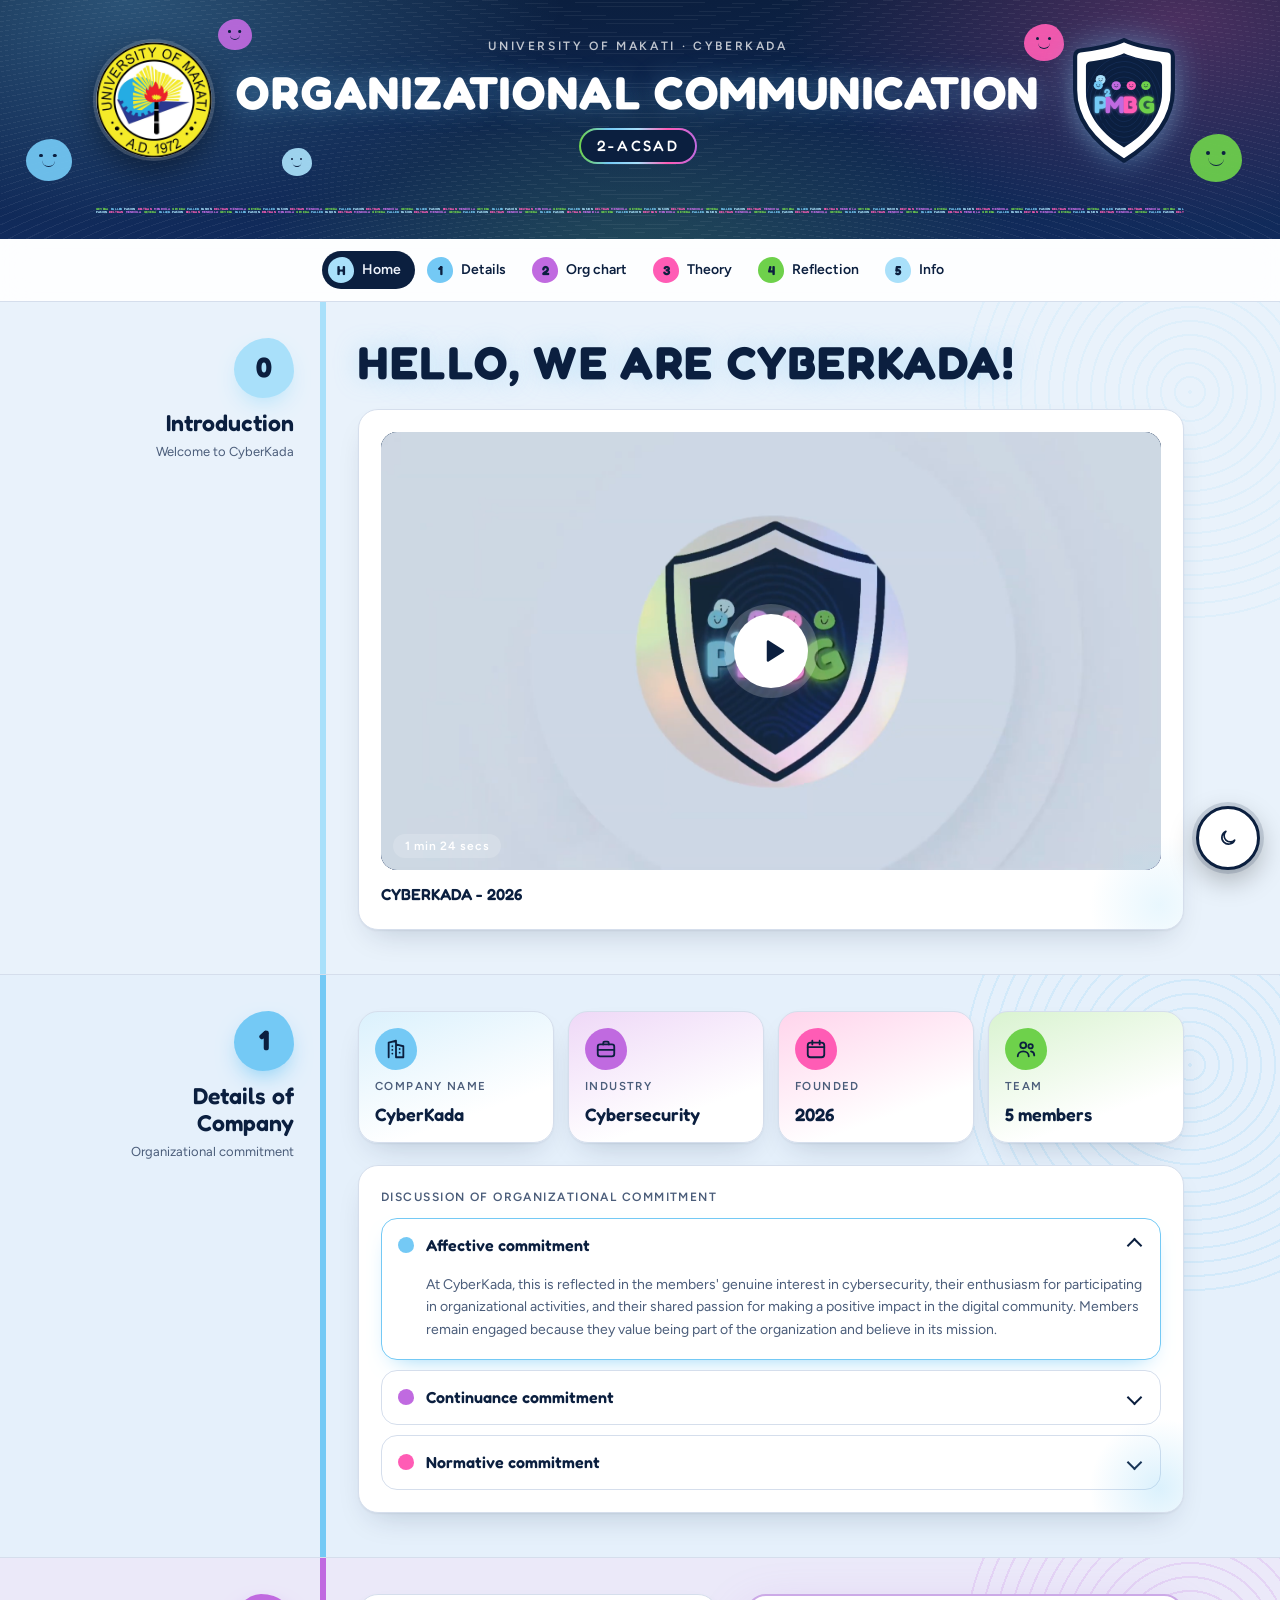
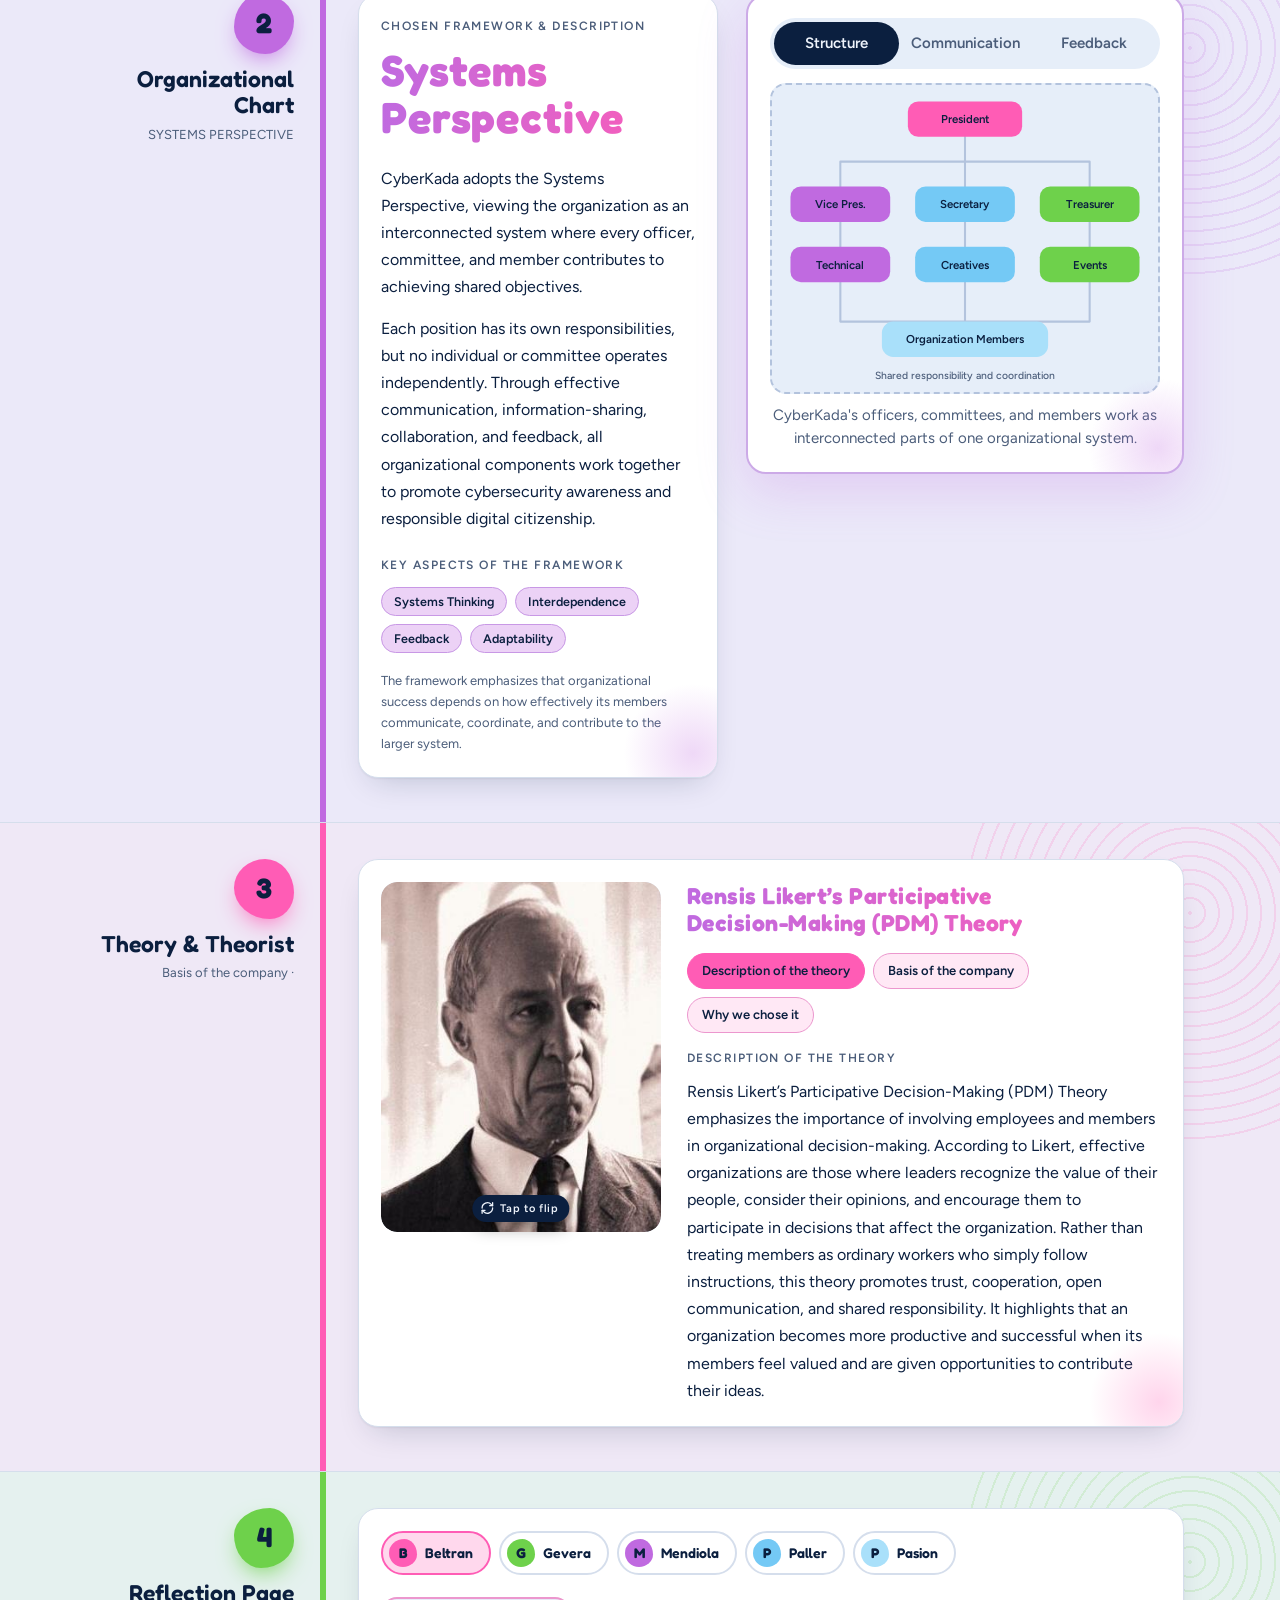
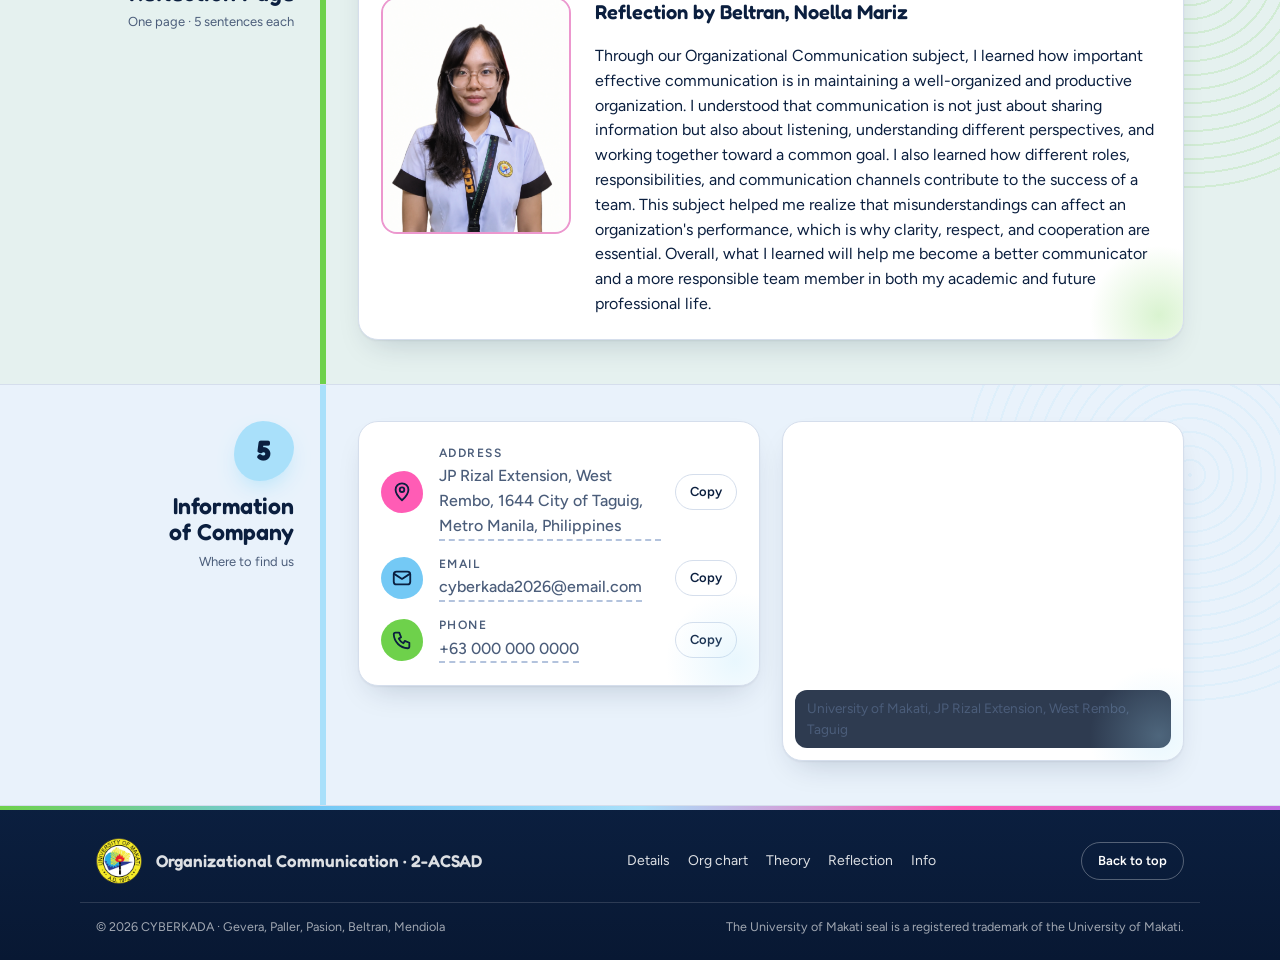
<file: index.html>
<!DOCTYPE html>
<html lang="en">
<head>
<meta charset="UTF-8">
<meta name="viewport" content="width=device-width, initial-scale=1, viewport-fit=cover">
<title>CyberKada</title>
<link rel="preconnect" href="https://fonts.googleapis.com">
<link rel="preconnect" href="https://fonts.gstatic.com" crossorigin>
<link rel="stylesheet" href="https://fonts.googleapis.com/css2?family=Fredoka:wght@500;600;700&family=Figtree:wght@400;500;600&display=swap">
<link rel="stylesheet" href="style.css">
</head>
<body>

<!-- ============ HERO ============ -->
<header class="hero" id="top-of-page">
  <div class="floaters" aria-hidden="true">
    <i class="fl" style="--c: var(--sky); --s: 46px; left: 2%; top: 58%; --du: 7s"></i>
    <i class="fl" style="--c: var(--violet); --s: 34px; left: 17%; top: 8%; --du: 6s; --d: -2s"></i>
    <i class="fl" style="--c: var(--pink); --s: 40px; left: 80%; top: 10%; --du: 8s; --d: -1s"></i>
    <i class="fl" style="--c: var(--lime); --s: 52px; left: 93%; top: 56%; --du: 7.5s; --d: -3s"></i>
    <i class="fl" style="--c: var(--ice); --s: 30px; left: 22%; top: 62%; --du: 6.5s; --d: -4s"></i>
  </div>

  <div class="wrap">
    <div class="bar">
      <a class="seal" href="#top-of-page" aria-label="University of Makati seal">
        <img src="umak-logo.png" alt="University of Makati seal" width="512" height="512">
      </a>

      <div class="title">
        <p class="eyebrow">University of Makati · Cyberkada</p>
        <h1>Organizational Communication</h1>
        <span class="sect">2-ACSAD</span>
      </div>

      <button class="co" id="logo" type="button" aria-label="P squared M B G company logo. Tap to make the blobs bounce.">
        <svg viewBox="0 0 200 240" aria-hidden="true">
          <defs>
            <path id="shp" d="M100 4C80 14 40 22 16 24Q6 25 6 36L6 100C6 160 50 205 100 236C150 205 194 160 194 100L194 36Q194 25 184 24C160 22 120 14 100 4Z"/>
            <clipPath id="inner"><use href="#shp" transform="translate(100 120) scale(.78) translate(-100 -120)"/></clipPath>
            <filter id="glow" x="-25%" y="-35%" width="150%" height="170%"><feGaussianBlur stdDeviation="3.4"/></filter>
            <g id="letters" font-family="Fredoka, 'Baloo 2', 'Arial Rounded MT Bold', system-ui, sans-serif" font-weight="700" font-size="46" text-anchor="middle">
              <text class="f-sky" x="55" y="144">P</text>
              <text class="f-violet" x="82" y="144">M</text>
              <text class="f-pink" x="113" y="144">B</text>
              <text class="f-lime" x="144" y="144">G</text>
              <text class="f-sky" x="70" y="113" font-size="21" transform="rotate(-10 70 113)">2</text>
            </g>
          </defs>

          <use href="#shp" class="f-paper" stroke="#0b1f3f" stroke-width="8" stroke-linejoin="round"/>
          <g clip-path="url(#inner)">
            <rect width="200" height="240" class="f-navy"/>
            <g class="fp">
              <ellipse cx="100" cy="128" rx="10" ry="13"/>
              <ellipse cx="100" cy="128" rx="18" ry="23" stroke-dasharray="60 5 30 6"/>
              <ellipse cx="100" cy="128" rx="26" ry="33" stroke-dasharray="80 4 40 7"/>
              <ellipse cx="100" cy="128" rx="34" ry="43" stroke-dasharray="100 6 50 5"/>
              <ellipse cx="100" cy="128" rx="42" ry="53" stroke-dasharray="120 5 60 8"/>
              <ellipse cx="100" cy="128" rx="50" ry="63" stroke-dasharray="140 7 70 5"/>
              <ellipse cx="100" cy="128" rx="58" ry="73" stroke-dasharray="160 5 80 9"/>
              <ellipse cx="100" cy="128" rx="66" ry="83" stroke-dasharray="180 8 90 6"/>
              <ellipse cx="100" cy="128" rx="74" ry="93" stroke-dasharray="200 6 100 7"/>
            </g>
          </g>

          <!-- five blobs, one per surname initial -->
          <g transform="translate(55 80)"><g class="bl" style="--i:0"><ellipse rx="9.5" ry="9" class="f-ice"/><circle cx="-3" cy="-1.5" r=".9" class="f-navy"/><circle cx="3" cy="-1.5" r=".9" class="f-navy"/><path class="face-line" d="M-3.2 1.6Q0 4.8 3.2 1.6"/></g></g>
          <g transform="translate(50.5 91)"><g class="bl" style="--i:1"><ellipse rx="8.8" ry="8.2" class="f-sky"/><circle cx="-3" cy="-1.8" r=".9" class="f-navy"/><circle cx="3" cy="-1.8" r=".9" class="f-navy"/><path class="face-line" d="M-3.2 1.4Q0 4.6 3.2 1.4"/></g></g>
          <g transform="translate(85 91.5)"><g class="bl" style="--i:2"><ellipse rx="9" ry="8.4" class="f-violet"/><circle cx="-3" cy="-1.8" r=".9" class="f-navy"/><circle cx="3" cy="-1.8" r=".9" class="f-navy"/><path class="face-line" d="M-3.2 1.4Q0 4.6 3.2 1.4"/></g></g>
          <g transform="translate(114 91.5)"><g class="bl" style="--i:3"><ellipse rx="9" ry="8.4" class="f-pink"/><circle cx="-3" cy="-1.8" r=".9" class="f-navy"/><circle cx="3" cy="-1.8" r=".9" class="f-navy"/><path class="face-line" d="M-3.2 1.4Q0 4.6 3.2 1.4"/></g></g>
          <g transform="translate(142 91.5)"><g class="bl" style="--i:4"><ellipse rx="9" ry="8.4" class="f-lime"/><circle cx="-3" cy="-1.8" r=".9" class="f-navy"/><circle cx="3" cy="-1.8" r=".9" class="f-navy"/><path class="face-line" d="M-3.2 1.4Q0 4.6 3.2 1.4"/></g></g>

          <use href="#letters" filter="url(#glow)" opacity=".85"/>
          <use href="#letters"/>
        </svg>
      </button>
    </div>

    

    <!-- Divider: a line from afar, the surnames when zoomed in (filled by script.js) -->
    <div class="names" id="rule" aria-hidden="true"></div>
  </div>
</header>

<!-- ============ STICKY NAV ============ -->
<nav class="nav" aria-label="Sections">
  <div class="wrap">
    <div class="pills">
      <a class="pill" href="#s0" style="--c: var(--ice)"><b>H</b>Home</a>
      <a class="pill" href="#s1" style="--c: var(--sky)"><b>1</b>Details</a>
      <a class="pill" href="#s2" style="--c: var(--violet)"><b>2</b>Org chart</a>
      <a class="pill" href="#s3" style="--c: var(--pink)"><b>3</b>Theory</a>
      <a class="pill" href="#s4" style="--c: var(--lime)"><b>4</b>Reflection</a>
      <a class="pill" href="#s5" style="--c: var(--ice)"><b>5</b>Info</a>
    </div>
    
  </div>
  <div class="progress" aria-hidden="true"></div>
</nav>

<main>


  <section class="band" id="s0" style="--c: var(--ice)" aria-labelledby="h0-intro">
    <div class="wrap sec">
      <div class="rail-col">
        <div class="rail">
          <div class="num">0</div>
          <div>
            <h2 id="h0-intro">Introduction</h2>
            <p class="hint">Welcome to CyberKada</p>
          </div>
        </div>
      </div>
      <div class="body">
        <h1>Hello, we are CyberKada!</h1>

        <!-- EMBEDDED VIDEO (moved here from Section 3) -->
        <div class="card rv" style="--c: var(--ice)">
          <!-- Put the embed link in data-embed, e.g. https://www.youtube.com/embed/VIDEO_ID -->
            <div class="video" id="video" data-embed="https://www.youtube.com/embed/MFbnEUSoSR4?autoplay=1">
            <div class="vposter">
              <img src="img/Screenshot 2026-11-20 142925.png" alt="Thumbnail">
            </div>
            <button class="play" id="play" type="button" aria-label="Play the intro video">
              <svg viewBox="0 0 24 24" fill="currentColor" aria-hidden="true"><path d="M7 4.5v15a1 1 0 0 0 1.5.86l12-7.5a1 1 0 0 0 0-1.72l-12-7.5A1 1 0 0 0 7 4.5z"/></svg>
            </button>
            <span class="vbadge">1 min 24 secs</span>
          </div>
          <div class="vcap">
            <strong>CYBERKADA - 2026</strong>
          </div>
        </div>
      </div>
    </div>
  </section>

  <!-- ============ 1 · DETAILS OF COMPANY ============ -->
  <section class="band" id="s1" style="--c: var(--sky)" aria-labelledby="h1-details">
    <div class="wrap sec">
      <div class="rail-col">
        <div class="rail">
          <div class="num">1</div>
          <div>
            <h2 id="h1-details">Details of Company</h2>
            <p class="hint">Organizational commitment</p>
          </div>
        </div>
      </div>
      <div class="body">
        <div class="tiles rv">
          <article class="tile" style="--c: var(--sky)">
            <span class="ico"><svg viewBox="0 0 24 24" fill="none" stroke="currentColor" stroke-width="2" stroke-linecap="round" stroke-linejoin="round" aria-hidden="true"><path d="M4 21V5l8-2v18M12 21h8V9l-8-2M8 9h.01M8 13h.01M8 17h.01M16 12h.01M16 16h.01"/></svg></span>
            <span class="k">Company name</span>
            <strong class="v">CyberKada</strong>
          </article>
          <article class="tile" style="--c: var(--violet)">
            <span class="ico"><svg viewBox="0 0 24 24" fill="none" stroke="currentColor" stroke-width="2" stroke-linecap="round" stroke-linejoin="round" aria-hidden="true"><rect x="3" y="7" width="18" height="13" rx="2.5"/><path d="M9 7V5.5A1.5 1.5 0 0 1 10.5 4h3A1.5 1.5 0 0 1 15 5.5V7M3 13h18"/></svg></span>
            <span class="k">Industry</span>
            <strong class="v">Cybersecurity</strong>
          </article>
          <article class="tile" style="--c: var(--pink)">
            <span class="ico"><svg viewBox="0 0 24 24" fill="none" stroke="currentColor" stroke-width="2" stroke-linecap="round" stroke-linejoin="round" aria-hidden="true"><rect x="3" y="5" width="18" height="16" rx="3"/><path d="M8 3v4M16 3v4M3 10h18"/></svg></span>
            <span class="k">Founded</span>
            <strong class="v">2026</strong>
          </article>
          <article class="tile" style="--c: var(--lime)">
            <span class="ico"><svg viewBox="0 0 24 24" fill="none" stroke="currentColor" stroke-width="2" stroke-linecap="round" stroke-linejoin="round" aria-hidden="true"><circle cx="9" cy="8" r="3.2"/><path d="M3 20c0-3.5 2.7-5.5 6-5.5s6 2 6 5.5"/><circle cx="17" cy="9" r="2.4"/><path d="M17.5 14.6c2.3.3 3.5 2 3.5 4.4"/></svg></span>
            <span class="k">Team</span>
            <strong class="v"><span data-count="5">5</span> members</strong>
          </article>
        </div>

        <div class="card rv" style="--c: var(--sky)">
          <p class="kicker">Discussion of organizational commitment</p>
         <div class="acc">
          <details open name="commitment" style="--c: var(--sky)">
            <summary><span>Affective commitment</span></summary>
            <div class="acc-body">
              <p>
                At CyberKada, this is reflected in the members' genuine interest in cybersecurity,
                their enthusiasm for participating in organizational activities, and their shared
                passion for making a positive impact in the digital community. Members remain engaged
                because they value being part of the organization and believe in its mission.
              </p>
            </div>
          </details>

          <details name="commitment" style="--c: var(--violet)">
            <summary><span>Continuance commitment</span></summary>
            <div class="acc-body">
              <p>
                Within CyberKada, members recognize the value of the experiences, knowledge,
                opportunities, relationships, and skills they gain through their involvement.
                The responsibilities they undertake and the progress they contribute to encourage
                them to remain committed and continue supporting the organization's initiatives.
              </p>
            </div>
          </details>

          <details name="commitment" style="--c: var(--pink)">
            <summary><span>Normative commitment</span></summary>
            <div class="acc-body">
              <p>
                At CyberKada, this is demonstrated through members' dedication to fulfilling
                their assigned roles, supporting fellow members, and contributing to organizational
                objectives. Members recognize their responsibilities and remain committed to upholding
                the organization's values, maintaining teamwork, and fulfilling the trust placed in them.
              </p>
            </div>
          </details>
        </div>
        </div>
      </div>
    </div>
  </section>


<!-- ============ 2 · ORGANIZATIONAL CHART ============ -->
<section class="band" id="s2" style="--c: var(--violet)" aria-labelledby="h2-chart">
  <div class="wrap sec">
    <div class="rail-col">
      <div class="rail">
        <div class="num">2</div>
        <div>
          <h2 id="h2-chart">Organizational Chart</h2>
          <p class="hint">SYSTEMS PERSPECTIVE</p>
        </div>
      </div>
    </div>

    <div class="body">
      <div class="split">

                <!-- FRAMEWORK DESCRIPTION (left) -->
        <div class="card fw rv" style="--c: var(--violet)">
          <p class="kicker">Chosen framework &amp; description</p>

          <h3 class="fw-word">Systems Perspective</h3>

          <p>
            CyberKada adopts the Systems Perspective, viewing the
            organization as an interconnected system where every
            officer, committee, and member contributes to achieving
            shared objectives.
          </p>

          <p>
            Each position has its own responsibilities, but no
            individual or committee operates independently.
            Through effective communication, information-sharing,
            collaboration, and feedback, all organizational
            components work together to promote cybersecurity
            awareness and responsible digital citizenship.
          </p>

          <p class="kicker">Key aspects of the framework</p>

          <div class="chips">
            <span class="tag">Systems Thinking</span>
            <span class="tag">Interdependence</span>
            <span class="tag">Feedback</span>
            <span class="tag">Adaptability</span>
          </div>

          <p class="note">
            The framework emphasizes that organizational success
            depends on how effectively its members communicate,
            coordinate, and contribute to the larger system.
          </p>
        </div>

        <!-- ORGANIZATIONAL CHART PREVIEW (main highlight, right) -->
        <div class="card chart-card rv" style="--c: var(--violet)">


          <div class="seg" role="group" aria-label="Preview organizational systems">
            <button type="button" data-variant="tree" aria-pressed="true">Structure</button>
            <button type="button" data-variant="flat" aria-pressed="false">Communication</button>
            <button type="button" data-variant="matrix" aria-pressed="false">Feedback</button>
          </div>

          <button class="zoom" type="button" data-zoom aria-label="Enlarge the chart preview">

                        <svg class="orgsvg" id="orgsvg" data-active="tree"
              viewBox="0 0 360 284"
              role="img"
              aria-label="CyberKada interconnected organizational system">

              <!-- 1. STRUCTURE -->
              <g data-v="tree">
                <path class="ln"
                  d="M180 44 V68
                     M60 68 H300
                     M60 68 V92 M180 68 V92 M300 68 V92
                     M60 126 V150 M180 126 V150 M300 126 V150
                     M60 184 V222 M180 184 V222 M300 184 V222
                     M60 222 H300"/>

                <g class="nd n-pink">
                  <title>President</title>
                  <rect x="125" y="10" width="110" height="34" rx="10"/>
                  <text x="180" y="31">President</text>
                </g>

                <g class="nd n-violet">
                  <rect x="12" y="92" width="96" height="34" rx="10"/>
                  <text x="60" y="113">Vice Pres.</text>
                </g>
                <g class="nd n-sky">
                  <rect x="132" y="92" width="96" height="34" rx="10"/>
                  <text x="180" y="113">Secretary</text>
                </g>
                <g class="nd n-lime">
                  <rect x="252" y="92" width="96" height="34" rx="10"/>
                  <text x="300" y="113">Treasurer</text>
                </g>

                <g class="nd n-violet">
                  <rect x="12" y="150" width="96" height="34" rx="10"/>
                  <text x="60" y="171">Technical</text>
                </g>
                <g class="nd n-sky">
                  <rect x="132" y="150" width="96" height="34" rx="10"/>
                  <text x="180" y="171">Creatives</text>
                </g>
                <g class="nd n-lime">
                  <rect x="252" y="150" width="96" height="34" rx="10"/>
                  <text x="300" y="171">Events</text>
                </g>

                <g class="nd n-ice">
                  <rect x="100" y="222" width="160" height="34" rx="11"/>
                  <text x="180" y="243">Organization Members</text>
                </g>

                <text x="180" y="277" class="svg-note">
                  Shared responsibility and coordination
                </text>
              </g>

              <!-- 2. COMMUNICATION -->
              <g data-v="flat">
                <defs>
                  <marker id="commArrow" markerWidth="6" markerHeight="6"
                    refX="5" refY="3" orient="auto">
                    <path d="M0 0 L6 3 L0 6" fill="none"
                      stroke="currentColor" stroke-width="1"/>
                  </marker>
                </defs>

                <g class="nd n-pink">
                  <rect x="120" y="10" width="120" height="34" rx="10"/>
                  <text x="180" y="31">Leadership</text>
                </g>

                <path class="ln" marker-end="url(#commArrow)"
                  d="M180 44 V74
                     M60 74 H300
                     M60 74 V108
                     M180 74 V108
                     M300 74 V108"/>

                <g class="nd n-violet">
                  <rect x="12" y="108" width="96" height="34" rx="10"/>
                  <text x="60" y="129">Technical</text>
                </g>
                <g class="nd n-sky">
                  <rect x="132" y="108" width="96" height="34" rx="10"/>
                  <text x="180" y="129">Creatives</text>
                </g>
                <g class="nd n-lime">
                  <rect x="252" y="108" width="96" height="34" rx="10"/>
                  <text x="300" y="129">Events</text>
                </g>

                <path class="ln" marker-end="url(#commArrow)"
                  d="M108 125 H132
                     M228 125 H252"/>

                <path class="ln" marker-end="url(#commArrow)"
                  d="M60 142 V186
                     M180 142 V186
                     M300 142 V186
                     M60 186 H300
                     M180 186 V212"/>

                <g class="nd n-ice">
                  <rect x="110" y="212" width="140" height="34" rx="11"/>
                  <text x="180" y="233">Members</text>
                </g>

                <text x="180" y="270" class="svg-note">
                  Information sharing and coordination
                </text>
              </g>

              <!-- 3. FEEDBACK -->
              <g data-v="matrix">
                <g class="nd n-pink">
                  <rect x="120" y="10" width="120" height="34" rx="10"/>
                  <text x="180" y="31">CyberKada</text>
                </g>

                <path class="ln" d="M180 44 V70"/>

                <g class="nd n-sky">
                  <rect x="95" y="70" width="170" height="34" rx="10"/>
                  <text x="180" y="91">Activities &amp; Projects</text>
                </g>

                <path class="ln" d="M180 104 V130"/>

                <g class="nd n-lime">
                  <rect x="95" y="130" width="170" height="34" rx="10"/>
                  <text x="180" y="151">Evaluation</text>
                </g>

                <path class="ln" d="M180 164 V190"/>

                <g class="nd n-violet">
                  <rect x="95" y="190" width="170" height="34" rx="10"/>
                  <text x="180" y="211">Feedback &amp; Suggestions</text>
                </g>

                <!-- feedback loop back to CyberKada -->
                <path class="ln" d="M95 207 H34 V27 H120"/>
                <path class="ln" d="M109 20 L120 27 L109 34"/>

                <text x="180" y="256" class="svg-note">
                  Continuous improvement and adaptation
                </text>
              </g>

            </svg>
          </button>

          <p class="note" id="org-description">
            CyberKada's officers, committees, and members work as
            interconnected parts of one organizational system.
          </p>
        </div>

      </div>
    </div>
  </div>
</section>


  <!-- ============ 3 · THEORY & THEORIST ============ -->
  <section class="band" id="s3" style="--c: var(--pink)" aria-labelledby="h3-theory">
    <div class="wrap sec">
      <div class="rail-col">
        <div class="rail">
          <div class="num">3</div>
          <div>
            <h2 id="h3-theory">Theory &amp; Theorist</h2>
            <p class="hint">Basis of the company · </p>
          </div>
        </div>
      </div>
      <div class="body">
        <div class="theory-grid">
          <div class="card rv" style="--c: var(--pink)">
            <div class="tcard">

              <!-- Flip photo: front = theorist, back = second image -->
              <div class="flip" id="flip" role="button" tabindex="0" aria-pressed="false"
                   aria-label="Theorist photo. Press to flip and see the other image.">
                <div class="flip-in">
                  <div class="face front">
                    <img src="img/renesis.jpg" alt="Photo of Rensis Likert">
                  </div>
                  <div class="face back photo">
                    <img src="img/pdm diagram.jpg" alt="PDM Theory">
                  </div>
                  

                </div>
<button class="flip-zoom" id="flipZoom" type="button" aria-label="Enlarge the PDM diagram" tabindex="-1" style="position:absolute;right:10px;bottom:10px;z-index:4;margin:0;padding:3px 10px;border:0;border-radius:999px;background:var(--ink);color:var(--bg);font:600 11px var(--font-body);letter-spacing:.06em;line-height:1.5;opacity:0;pointer-events:none;transition:opacity .2s">Enlarge</button>                
                <span class="flip-hint" id="flipHint" aria-hidden="true">
                  <svg viewBox="0 0 24 24" fill="none" stroke="currentColor" stroke-width="2.2" stroke-linecap="round" stroke-linejoin="round"><path d="M3 12a9 9 0 0 1 15.5-6.2L21 8"/><path d="M21 3v5h-5"/><path d="M21 12a9 9 0 0 1-15.5 6.2L3 16"/><path d="M3 21v-5h5"/></svg>
                  <span id="flipHintText">Tap to flip</span>
                </span>
              </div>

              <div>

                <!-- Paragraph switcher -->

                <h5 class="fw-word-sm">Rensis Likert’s Participative Decision-Making (PDM) Theory</h5>

                <p class="kicker"></p>


                <div class="ttabs" role="tablist" aria-label="Theory sections">
                  <button class="ttab" role="tab" id="tt-1" aria-controls="tp-1" aria-selected="true" type="button">Description of the theory</button>
                  <button class="ttab" role="tab" id="tt-2" aria-controls="tp-2" aria-selected="false" tabindex="-1" type="button">Basis of the company</button>
                  <button class="ttab" role="tab" id="tt-3" aria-controls="tp-3" aria-selected="false" tabindex="-1" type="button">Why we chose it</button>
                </div>

                <div class="tpanel" id="tp-1" role="tabpanel" aria-labelledby="tt-1">
                  <p class="kicker">Description of the theory</p>
                  <p>Rensis Likert’s Participative Decision-Making (PDM) Theory emphasizes the importance of involving employees and members in organizational decision-making. According to Likert, effective organizations are those where leaders recognize the value of their people, consider their opinions, and encourage them to participate in decisions that affect the organization. Rather than treating members as ordinary workers who simply follow instructions, this theory promotes trust, cooperation, open communication, and shared responsibility. It highlights that an organization becomes more productive and successful when its members feel valued and are given opportunities to contribute their ideas.</p>
                </div>

                <div class="tpanel" id="tp-2" role="tabpanel" aria-labelledby="tt-2" hidden>
                  <p class="kicker">Basis of the company</p>
                  <p>This theory relates to CyberKada because our organization promotes cybersecurity awareness, digital literacy, and responsible technology use through teamwork and collective efforts. Although each of our five members has a specific role and responsibility, every member contributes ideas, suggestions, and efforts toward achieving our common goals. For instance, when planning cybersecurity awareness campaigns, creating educational materials, or organizing activities, members can share their perspectives and participate in making decisions. Our organizational structure provides leadership and clear responsibilities while still allowing collaboration and communication among members. This reflects Likert’s idea that an organization’s success depends not only on its leaders but also on the active participation of its people.</p>
                </div>

                <div class="tpanel" id="tp-3" role="tabpanel" aria-labelledby="tt-3" hidden>
                  <p class="kicker">Why we chose it</p>
                  <p>We chose Rensis Likert’s Participative Decision-Making Theory because we believe that CyberKada cannot achieve its objectives through individual efforts alone. Since our organization focuses on educating and empowering people about cybersecurity, we also need to practice the values we promote within our own team. By listening to one another, respecting different opinions, and making decisions collaboratively, we can develop better ideas and accomplish our responsibilities more effectively. This theory represents the kind of organization we want CyberKada to be: one where leadership is supported by teamwork, every member has a voice, and everyone works together toward a common purpose.</p>
                </div>
              </div>

            </div>
          </div>
        </div>
      </div>
    </div>
  </section>

    <!-- ============ 4 · REFLECTION PAGE ============ -->
  <section class="band" id="s4" style="--c: var(--lime)" aria-labelledby="h4-reflection">
    <div class="wrap sec">
      <div class="rail-col">
        <div class="rail">
          <div class="num">4</div>
          <div>
            <h2 id="h4-reflection">Reflection Page</h2>
            <p class="hint">One page · 5 sentences each</p>
          </div>
        </div>
      </div>
      <div class="body">
        <div class="card rv" style="--c: var(--lime)">

          <div class="tabs" role="tablist" aria-label="Group members">
            <button class="tab" role="tab" type="button" id="tab-beltran" aria-controls="panel-beltran" aria-selected="true" style="--c: var(--pink)"><i class="mini">B</i>Beltran</button>
            <button class="tab" role="tab" type="button" id="tab-gevera" aria-controls="panel-gevera" aria-selected="false" tabindex="-1" style="--c: var(--lime)"><i class="mini">G</i>Gevera</button>
            <button class="tab" role="tab" type="button" id="tab-mendiola" aria-controls="panel-mendiola" aria-selected="false" tabindex="-1" style="--c: var(--violet)"><i class="mini">M</i>Mendiola</button>
            <button class="tab" role="tab" type="button" id="tab-paller" aria-controls="panel-paller" aria-selected="false" tabindex="-1" style="--c: var(--sky)"><i class="mini">P</i>Paller</button>
            <button class="tab" role="tab" type="button" id="tab-pasion" aria-controls="panel-pasion" aria-selected="false" tabindex="-1" style="--c: var(--ice)"><i class="mini">P</i>Pasion</button>
          </div>

          <!-- ===== BELTRAN ===== -->
          <div class="panel" role="tabpanel" id="panel-beltran" aria-labelledby="tab-beltran" style="--c: var(--pink)">
            <div class="refl">
              <figure class="rphoto">
                <svg viewBox="0 0 24 24" fill="none" stroke="currentColor" stroke-width="1.6" stroke-linecap="round" stroke-linejoin="round" aria-hidden="true"><circle cx="12" cy="8" r="3.5"/><path d="M5 20c0-4 3-6 7-6s7 2 7 6"/></svg>
                <img src="img/Beltran.png" alt="Photo of Noella Mariz Beltran">
              </figure>
              <div class="rtext">
                <div class="pan-head"><h3>Reflection by Beltran, Noella Mariz</h3></div>
                <p>
                  Through our Organizational Communication subject, I learned how important effective
                  communication is in maintaining a well-organized and productive organization.
                  I understood that communication is not just about sharing information but also
                  about listening, understanding different perspectives, and working together toward
                  a common goal. I also learned how different roles, responsibilities, and communication
                  channels contribute to the success of a team. This subject helped me realize that
                  misunderstandings can affect an organization's performance, which is why clarity, respect,
                  and cooperation are essential. Overall, what I learned will help me become a better communicator
                  and a more responsible team member in both my academic and future professional life.
                </p>
              </div>
            </div>
          </div>

          <!-- ===== GEVERA ===== -->
          <div class="panel" role="tabpanel" id="panel-gevera" aria-labelledby="tab-gevera" style="--c: var(--lime)" hidden>
            <div class="refl">
              <figure class="rphoto">
                
                
                <img src="img/Dan.jpg" alt="Daniel Gevera">
              </figure>
              <div class="rtext">
                <div class="pan-head"><h3>Reflection by Gevera, Daniel</h3></div>
                <p>
                  <!-- paste Gevera's reflection paragraph here -->
                  Organizational Communication taught me that an organization can only function well when its members communicate clearly, honestly, and consistently. Working on CyberKada helped me see how each role, from leadership to the creative and technical teams, depends on shared information and coordination to reach common goals. I learned that good communication also means listening to feedback and being open to different ideas, since these help a team improve and adapt. This subject showed me that commitment grows when members feel valued, understand their responsibilities, and trust one another. Overall, what I learned will help me become a more cooperative and effective communicator in both my academic life and my future career.
                </p>
              </div>
            </div>
          </div>

          <!-- ===== MENDIOLA ===== -->
          <div class="panel" role="tabpanel" id="panel-mendiola" aria-labelledby="tab-mendiola" style="--c: var(--violet)" hidden>
            <div class="refl">
              <figure class="rphoto">
                <img src="img/CJ.png" alt="Carl Justin Mendiola">
              </figure>
              <div class="rtext">
                <div class="pan-head"><h3>Reflection by Mendiola, Carl Justin</h3></div>
                <p>
                   Through our Organizational Communication subject, I learned that good communication is important in making a team work better. While working on our CyberKada project, I realized that I cannot just focus on my own responsibilities because I also need to consider my groupmates and how our work connects with one another. I learned that sharing ideas, listening to different opinions, and helping each other make decisions can make it easier for us to reach our goals. It also made me realize that I still have room to improve when it comes to expressing my thoughts and communicating with others. Overall, this subject taught me to be more open, responsible, and cooperative, which I know will help me in future school projects and in my career.
                  </p>
                </p>
              </div>
            </div>
          </div>

          <!-- ===== PALLER ===== -->
          <div class="panel" role="tabpanel" id="panel-paller" aria-labelledby="tab-paller" style="--c: var(--sky)" hidden>
            <div class="refl">
              <figure class="rphoto">
                <svg viewBox="0 0 24 24" fill="none" stroke="currentColor" stroke-width="1.6" stroke-linecap="round" stroke-linejoin="round" aria-hidden="true"><circle cx="12" cy="8" r="3.5"/><path d="M5 20c0-4 3-6 7-6s7 2 7 6"/></svg>
                 <img src="img/Paller.jpg" alt="Photo of Zither Alphonsus Paller">
              </figure>
              <div class="rtext">
                <div class="pan-head"><h3>Reflection by Paller, Zither Alphonsus</h3></div>
                <p>
                  <!-- paste Paller's reflection paragraph here -->
                  Through Organizational Communication, I learned that communication is the thread that holds an organization together, and that it involves listening and giving feedback as much as sharing information. Building CyberKada with my groupmates showed me how the Systems Perspective works in practice, because every officer, committee, and member depends on the others to get things done. I also came to understand that commitment comes in different forms, whether it is genuine interest in the cause, the value of what we gain from staying, or the responsibility we feel toward our teammates. Working on this project taught me that unclear messages and unshared updates can slow down a team, while respect and open discussion help it move forward. Overall, this subject has prepared me to be a clearer communicator and a more dependable team member, both in my studies and in my future career in the field of technology.
                </p>
              </div>
            </div>
          </div>

          <!-- ===== PASION ===== -->
          <div class="panel" role="tabpanel" id="panel-pasion" aria-labelledby="tab-pasion" style="--c: var(--ice)" hidden>
            <div class="refl">
              <figure class="rphoto">
                <img src="img/Hans.jpg" alt="Hans Pasion">
              </figure>
              <div class="rtext">
                <div class="pan-head"><h3>Reflection by Pasion, Hans Philip</h3></div>
                <p>
                  <!-- paste Pasion's reflection paragraph here -->
                  Through Organizational Communication, I realized how important communication is in building a successful and organized team. Being part of CyberKada with my groupmates helped me understand that teamwork is not only about completing tasks but also about supporting one another and taking responsibility. I learned that every member has a role to fulfill, and cooperation makes it easier to achieve our common goals. I also realized that listening to others, respecting different opinions, and giving clear updates can prevent misunderstandings and improve our teamwork. This experience taught me that commitment, trust, and open communication are important in maintaining a strong organization. Overall, this subject helped me improve how I communicate and work with others, which I can apply not only in my studies but also in my future career.
                </p>
              </div>
            </div>
          </div>

        </div>
      </div>
    </div>
  </section>

  <!-- ============ 5 · INFORMATION OF COMPANY ============ -->
  <section class="band" id="s5" style="--c: var(--ice)" aria-labelledby="h5-info">
    <div class="wrap sec">
      <div class="rail-col">
        <div class="rail">
          <div class="num">5</div>
          <div>
            <h2 id="h5-info">Information of Company</h2>
            <p class="hint">Where to find us</p>
          </div>
        </div>
      </div>
      <div class="body">
        <div class="split">
          <div class="card rv" style="--c: var(--ice)">
            <ul class="clist">
              <li>
                <span class="ico" style="--c: var(--pink)"><svg viewBox="0 0 24 24" fill="none" stroke="currentColor" stroke-width="2" stroke-linecap="round" stroke-linejoin="round" aria-hidden="true"><path d="M12 21s-7-6.2-7-11.5a7 7 0 0 1 14 0C19 14.8 12 21 12 21z"/><circle cx="12" cy="9.5" r="2.5"/></svg></span>
                <div><p class="kicker">Address</p><p class="val ph-text" id="addr">JP Rizal Extension, West Rembo, 1644 City of Taguig, Metro Manila, Philippines</p></div>
                <button class="copy" type="button" data-copy="#addr">Copy</button>
              </li>
              <li>
                <span class="ico" style="--c: var(--sky)"><svg viewBox="0 0 24 24" fill="none" stroke="currentColor" stroke-width="2" stroke-linecap="round" stroke-linejoin="round" aria-hidden="true"><rect x="3" y="5" width="18" height="14" rx="3"/><path d="M3.5 7.5 12 13l8.5-5.5"/></svg></span>
                <div><p class="kicker">Email</p><p class="val ph-text" id="mail">cyberkada2026@email.com</p></div>
                <button class="copy" type="button" data-copy="#mail">Copy</button>
              </li>
              <li>
                <span class="ico" style="--c: var(--lime)"><svg viewBox="0 0 24 24" fill="none" stroke="currentColor" stroke-width="2" stroke-linecap="round" stroke-linejoin="round" aria-hidden="true"><path d="M5 4h4l2 5-2.5 1.5a11 11 0 0 0 5 5L15 13l5 2v4a2 2 0 0 1-2 2A16 16 0 0 1 3 6a2 2 0 0 1 2-2z"/></svg></span>
                <div><p class="kicker">Phone</p><p class="val ph-text" id="tel">+63 000 000 0000</p></div>
                <button class="copy" type="button" data-copy="#tel">Copy</button>
              </li>
            </ul>
          </div>

          <div class="card rv map-card" style="--c: var(--ice); position:relative; padding:0; overflow:hidden; min-height:340px;">
  <iframe
    title="Map of University of Makati"
    src="https://www.google.com/maps?q=University+of+Makati,+JP+Rizal+Extension,+West+Rembo,+Taguig&output=embed"
    loading="lazy"
    referrerpolicy="no-referrer-when-downgrade"
    allowfullscreen
    style="position:absolute; inset:0; width:100%; height:100%; border:0;">
  </iframe>

  <p class="note" style="position:absolute; left:12px; right:12px; bottom:12px; margin:0; padding:8px 12px; border-radius:12px; font-size:.85rem; background:rgba(10,25,50,.85); pointer-events:none;">
    University of Makati, JP Rizal Extension, West Rembo, Taguig
  </p>
</div>
        </div>
      </div>
    </div>
  </section>

</main>

<!-- ============ FOOTER ============ -->
<footer class="foot">
  <div class="sline" aria-hidden="true"></div>
  <div class="wrap foot-in">
    <div class="foot-brand">
      <img src="umak-logo.png" alt="" width="46" height="46">
      <span>Organizational Communication · 2-ACSAD</span>
    </div>
    <nav aria-label="Footer">
      <a href="#s1">Details</a>
      <a href="#s2">Org chart</a>
      <a href="#s3">Theory</a>
      <a href="#s4">Reflection</a>
      <a href="#s5">Info</a>
    </nav>
    <button class="totop" id="top" type="button">Back to top</button>
  </div>
  <div class="wrap fine">
    <span>© 2026 CYBERKADA · Gevera, Paller, Pasion, Beltran, Mendiola</span>
    <span>The University of Makati seal is a registered trademark of the University of Makati.</span>
  </div>
</footer>

<button class="theme" id="theme" type="button" aria-pressed="false" aria-label="Switch to dark mode">
      <svg class="moon" viewBox="0 0 24 24" fill="none" stroke="currentColor" stroke-width="2" stroke-linecap="round" stroke-linejoin="round" aria-hidden="true"><path d="M20 14.5A8 8 0 1 1 9.5 4a6.5 6.5 0 0 0 10.5 10.5z"/></svg>
      <svg class="sun" viewBox="0 0 24 24" fill="none" stroke="currentColor" stroke-width="2" stroke-linecap="round" stroke-linejoin="round" aria-hidden="true"><circle cx="12" cy="12" r="4"/><path d="M12 2v2M12 20v2M4.9 4.9l1.4 1.4M17.7 17.7l1.4 1.4M2 12h2M20 12h2M4.9 19.1l1.4-1.4M17.7 6.3l1.4-1.4"/></svg>
    </button>

<div class="toast" id="toast" role="status" aria-live="polite"></div>

<dialog class="lb" id="lb" aria-label="Enlarged view">
  <div class="lb-body" id="lb-body"></div>
  <button class="lb-x" id="lb-x" type="button" aria-label="Close enlarged view">×</button>
</dialog>

<script src="script.js"></script>
</body>
</html>
</file>
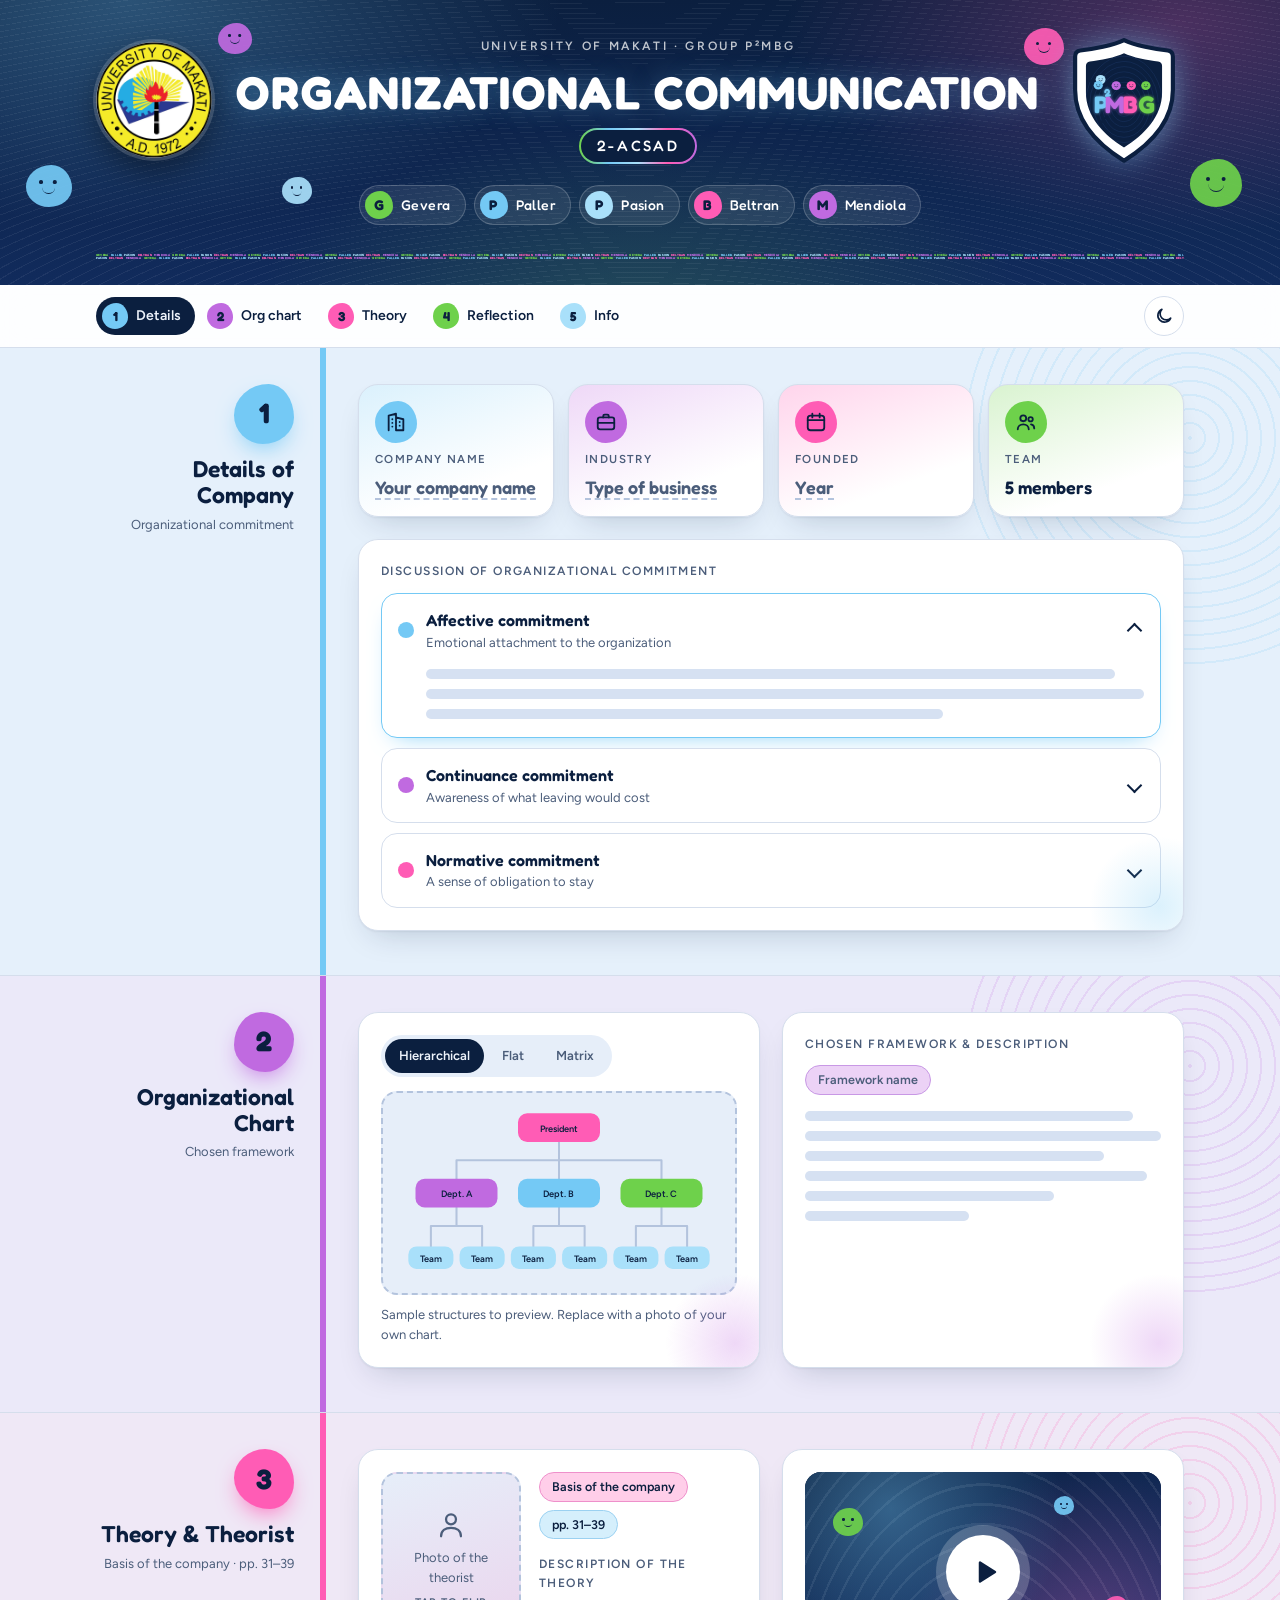
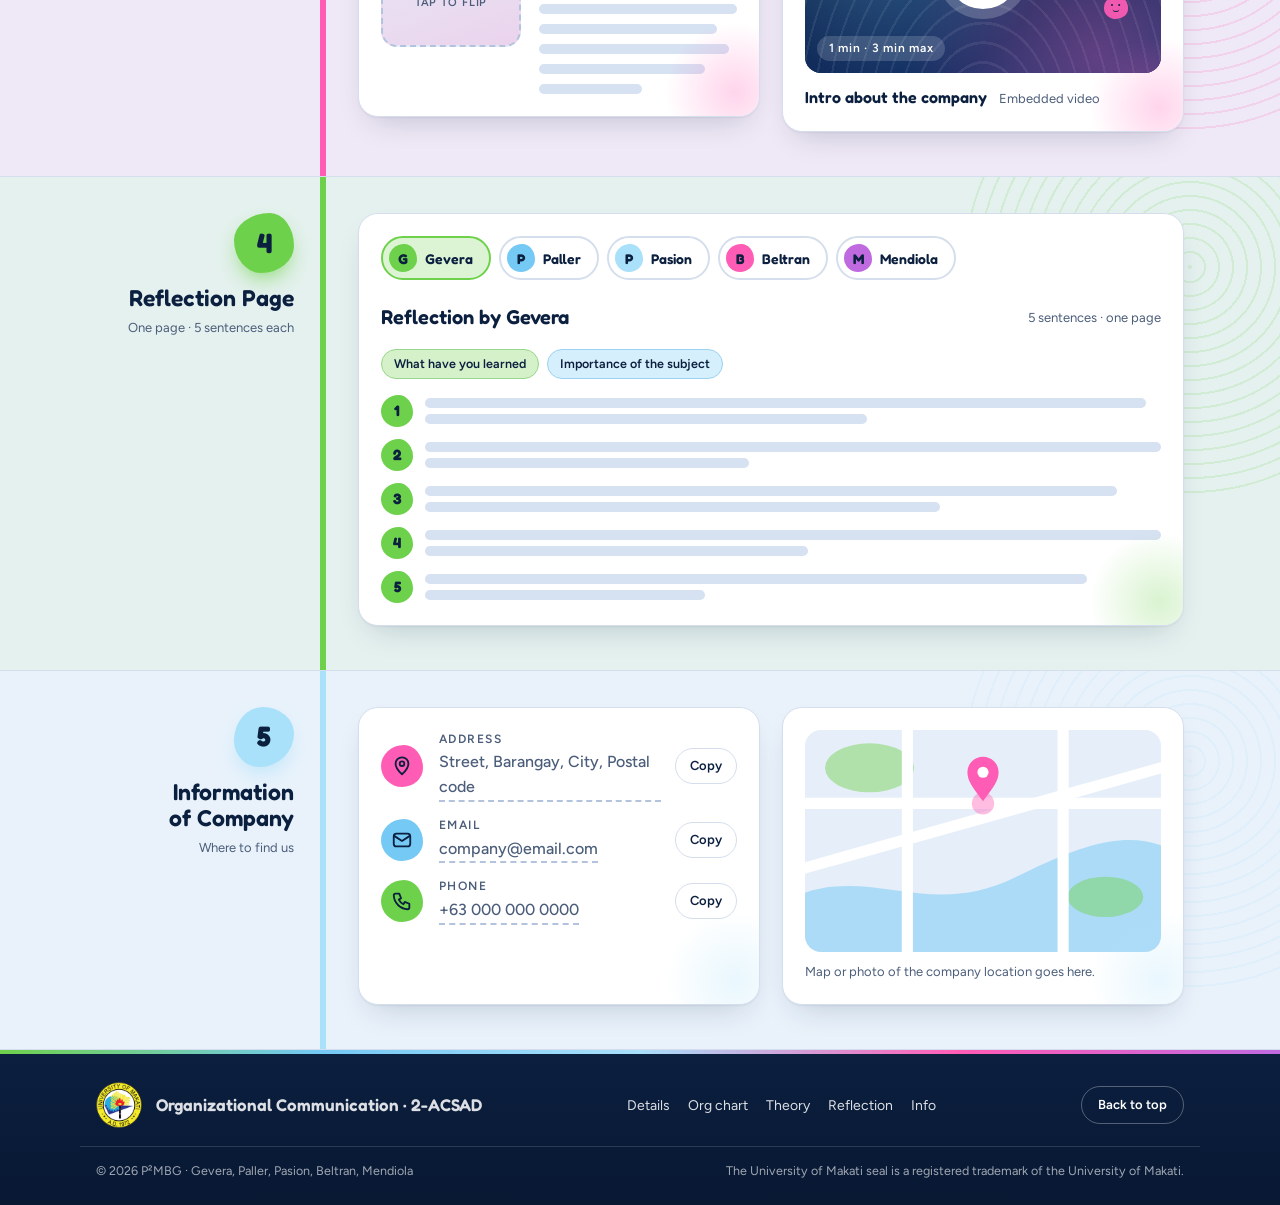
<file: pmbg-company-profile/index.html>
<!DOCTYPE html>
<html lang="en">
<head>
<meta charset="UTF-8">
<meta name="viewport" content="width=device-width, initial-scale=1, viewport-fit=cover">
<title>P²MBG Company Profile</title>
<link rel="preconnect" href="https://fonts.googleapis.com">
<link rel="preconnect" href="https://fonts.gstatic.com" crossorigin>
<link rel="stylesheet" href="https://fonts.googleapis.com/css2?family=Fredoka:wght@500;600;700&family=Figtree:wght@400;500;600&display=swap">
<link rel="stylesheet" href="style.css">
</head>
<body>

<!-- ============ HERO ============ -->
<header class="hero" id="top-of-page">
  <div class="floaters" aria-hidden="true">
    <i class="fl" style="--c: var(--sky); --s: 46px; left: 2%; top: 58%; --du: 7s"></i>
    <i class="fl" style="--c: var(--violet); --s: 34px; left: 17%; top: 8%; --du: 6s; --d: -2s"></i>
    <i class="fl" style="--c: var(--pink); --s: 40px; left: 80%; top: 10%; --du: 8s; --d: -1s"></i>
    <i class="fl" style="--c: var(--lime); --s: 52px; left: 93%; top: 56%; --du: 7.5s; --d: -3s"></i>
    <i class="fl" style="--c: var(--ice); --s: 30px; left: 22%; top: 62%; --du: 6.5s; --d: -4s"></i>
  </div>

  <div class="wrap">
    <div class="bar">
      <a class="seal" href="#top-of-page" aria-label="University of Makati seal">
        <img src="umak-logo.png" alt="University of Makati seal" width="512" height="512">
      </a>

      <div class="title">
        <p class="eyebrow">University of Makati · Group P²MBG</p>
        <h1>Organizational Communication</h1>
        <span class="sect">2-ACSAD</span>
      </div>

      <button class="co" id="logo" type="button" aria-label="P squared M B G company logo. Tap to make the blobs bounce.">
        <svg viewBox="0 0 200 240" aria-hidden="true">
          <defs>
            <path id="shp" d="M100 4C80 14 40 22 16 24Q6 25 6 36L6 100C6 160 50 205 100 236C150 205 194 160 194 100L194 36Q194 25 184 24C160 22 120 14 100 4Z"/>
            <clipPath id="inner"><use href="#shp" transform="translate(100 120) scale(.78) translate(-100 -120)"/></clipPath>
            <filter id="glow" x="-25%" y="-35%" width="150%" height="170%"><feGaussianBlur stdDeviation="3.4"/></filter>
            <g id="letters" font-family="Fredoka, 'Baloo 2', 'Arial Rounded MT Bold', system-ui, sans-serif" font-weight="700" font-size="46" text-anchor="middle">
              <text class="f-sky" x="55" y="144">P</text>
              <text class="f-violet" x="82" y="144">M</text>
              <text class="f-pink" x="113" y="144">B</text>
              <text class="f-lime" x="144" y="144">G</text>
              <text class="f-sky" x="70" y="113" font-size="21" transform="rotate(-10 70 113)">2</text>
            </g>
          </defs>

          <use href="#shp" class="f-paper" stroke="#0b1f3f" stroke-width="8" stroke-linejoin="round"/>
          <g clip-path="url(#inner)">
            <rect width="200" height="240" class="f-navy"/>
            <g class="fp">
              <ellipse cx="100" cy="128" rx="10" ry="13"/>
              <ellipse cx="100" cy="128" rx="18" ry="23" stroke-dasharray="60 5 30 6"/>
              <ellipse cx="100" cy="128" rx="26" ry="33" stroke-dasharray="80 4 40 7"/>
              <ellipse cx="100" cy="128" rx="34" ry="43" stroke-dasharray="100 6 50 5"/>
              <ellipse cx="100" cy="128" rx="42" ry="53" stroke-dasharray="120 5 60 8"/>
              <ellipse cx="100" cy="128" rx="50" ry="63" stroke-dasharray="140 7 70 5"/>
              <ellipse cx="100" cy="128" rx="58" ry="73" stroke-dasharray="160 5 80 9"/>
              <ellipse cx="100" cy="128" rx="66" ry="83" stroke-dasharray="180 8 90 6"/>
              <ellipse cx="100" cy="128" rx="74" ry="93" stroke-dasharray="200 6 100 7"/>
            </g>
          </g>

          <!-- five blobs, one per surname initial -->
          <g transform="translate(55 80)"><g class="bl" style="--i:0"><ellipse rx="9.5" ry="9" class="f-ice"/><circle cx="-3" cy="-1.5" r=".9" class="f-navy"/><circle cx="3" cy="-1.5" r=".9" class="f-navy"/><path class="face-line" d="M-3.2 1.6Q0 4.8 3.2 1.6"/></g></g>
          <g transform="translate(50.5 91)"><g class="bl" style="--i:1"><ellipse rx="8.8" ry="8.2" class="f-sky"/><circle cx="-3" cy="-1.8" r=".9" class="f-navy"/><circle cx="3" cy="-1.8" r=".9" class="f-navy"/><path class="face-line" d="M-3.2 1.4Q0 4.6 3.2 1.4"/></g></g>
          <g transform="translate(85 91.5)"><g class="bl" style="--i:2"><ellipse rx="9" ry="8.4" class="f-violet"/><circle cx="-3" cy="-1.8" r=".9" class="f-navy"/><circle cx="3" cy="-1.8" r=".9" class="f-navy"/><path class="face-line" d="M-3.2 1.4Q0 4.6 3.2 1.4"/></g></g>
          <g transform="translate(114 91.5)"><g class="bl" style="--i:3"><ellipse rx="9" ry="8.4" class="f-pink"/><circle cx="-3" cy="-1.8" r=".9" class="f-navy"/><circle cx="3" cy="-1.8" r=".9" class="f-navy"/><path class="face-line" d="M-3.2 1.4Q0 4.6 3.2 1.4"/></g></g>
          <g transform="translate(142 91.5)"><g class="bl" style="--i:4"><ellipse rx="9" ry="8.4" class="f-lime"/><circle cx="-3" cy="-1.8" r=".9" class="f-navy"/><circle cx="3" cy="-1.8" r=".9" class="f-navy"/><path class="face-line" d="M-3.2 1.4Q0 4.6 3.2 1.4"/></g></g>

          <use href="#letters" filter="url(#glow)" opacity=".85"/>
          <use href="#letters"/>
        </svg>
      </button>
    </div>

    <!-- Meet the group: each button opens that person's reflection -->
    <div class="team" role="group" aria-label="Group members. Choose one to read their reflection.">
      <button class="mb" type="button" data-member="gevera" style="--c: var(--lime)"><i class="mini">G</i>Gevera</button>
      <button class="mb" type="button" data-member="paller" style="--c: var(--sky)"><i class="mini">P</i>Paller</button>
      <button class="mb" type="button" data-member="pasion" style="--c: var(--ice)"><i class="mini">P</i>Pasion</button>
      <button class="mb" type="button" data-member="beltran" style="--c: var(--pink)"><i class="mini">B</i>Beltran</button>
      <button class="mb" type="button" data-member="mendiola" style="--c: var(--violet)"><i class="mini">M</i>Mendiola</button>
    </div>

    <!-- Divider: a line from afar, the surnames when zoomed in (filled by script.js) -->
    <div class="names" id="rule" aria-hidden="true"></div>
  </div>
</header>

<!-- ============ STICKY NAV ============ -->
<nav class="nav" aria-label="Sections">
  <div class="wrap">
    <div class="pills">
      <a class="pill" href="#s1" style="--c: var(--sky)"><b>1</b>Details</a>
      <a class="pill" href="#s2" style="--c: var(--violet)"><b>2</b>Org chart</a>
      <a class="pill" href="#s3" style="--c: var(--pink)"><b>3</b>Theory</a>
      <a class="pill" href="#s4" style="--c: var(--lime)"><b>4</b>Reflection</a>
      <a class="pill" href="#s5" style="--c: var(--ice)"><b>5</b>Info</a>
    </div>
    <button class="theme" id="theme" type="button" aria-pressed="false" aria-label="Switch to dark mode">
      <svg class="moon" viewBox="0 0 24 24" fill="none" stroke="currentColor" stroke-width="2" stroke-linecap="round" stroke-linejoin="round" aria-hidden="true"><path d="M20 14.5A8 8 0 1 1 9.5 4a6.5 6.5 0 0 0 10.5 10.5z"/></svg>
      <svg class="sun" viewBox="0 0 24 24" fill="none" stroke="currentColor" stroke-width="2" stroke-linecap="round" stroke-linejoin="round" aria-hidden="true"><circle cx="12" cy="12" r="4"/><path d="M12 2v2M12 20v2M4.9 4.9l1.4 1.4M17.7 17.7l1.4 1.4M2 12h2M20 12h2M4.9 19.1l1.4-1.4M17.7 6.3l1.4-1.4"/></svg>
    </button>
  </div>
  <div class="progress" aria-hidden="true"></div>
</nav>

<main>

  <!-- ============ 1 · DETAILS OF COMPANY ============ -->
  <section class="band" id="s1" style="--c: var(--sky)" aria-labelledby="h1-details">
    <div class="wrap sec">
      <div class="rail-col">
        <div class="rail">
          <div class="num">1</div>
          <div>
            <h2 id="h1-details">Details of Company</h2>
            <p class="hint">Organizational commitment</p>
          </div>
        </div>
      </div>
      <div class="body">
        <div class="tiles rv">
          <article class="tile" style="--c: var(--sky)">
            <span class="ico"><svg viewBox="0 0 24 24" fill="none" stroke="currentColor" stroke-width="2" stroke-linecap="round" stroke-linejoin="round" aria-hidden="true"><path d="M4 21V5l8-2v18M12 21h8V9l-8-2M8 9h.01M8 13h.01M8 17h.01M16 12h.01M16 16h.01"/></svg></span>
            <span class="k">Company name</span>
            <strong class="v ph-text">Your company name</strong>
          </article>
          <article class="tile" style="--c: var(--violet)">
            <span class="ico"><svg viewBox="0 0 24 24" fill="none" stroke="currentColor" stroke-width="2" stroke-linecap="round" stroke-linejoin="round" aria-hidden="true"><rect x="3" y="7" width="18" height="13" rx="2.5"/><path d="M9 7V5.5A1.5 1.5 0 0 1 10.5 4h3A1.5 1.5 0 0 1 15 5.5V7M3 13h18"/></svg></span>
            <span class="k">Industry</span>
            <strong class="v ph-text">Type of business</strong>
          </article>
          <article class="tile" style="--c: var(--pink)">
            <span class="ico"><svg viewBox="0 0 24 24" fill="none" stroke="currentColor" stroke-width="2" stroke-linecap="round" stroke-linejoin="round" aria-hidden="true"><rect x="3" y="5" width="18" height="16" rx="3"/><path d="M8 3v4M16 3v4M3 10h18"/></svg></span>
            <span class="k">Founded</span>
            <strong class="v ph-text">Year</strong>
          </article>
          <article class="tile" style="--c: var(--lime)">
            <span class="ico"><svg viewBox="0 0 24 24" fill="none" stroke="currentColor" stroke-width="2" stroke-linecap="round" stroke-linejoin="round" aria-hidden="true"><circle cx="9" cy="8" r="3.2"/><path d="M3 20c0-3.5 2.7-5.5 6-5.5s6 2 6 5.5"/><circle cx="17" cy="9" r="2.4"/><path d="M17.5 14.6c2.3.3 3.5 2 3.5 4.4"/></svg></span>
            <span class="k">Team</span>
            <strong class="v"><span data-count="5">5</span> members</strong>
          </article>
        </div>

        <div class="card rv" style="--c: var(--sky)">
          <p class="kicker">Discussion of organizational commitment</p>
          <div class="acc">
            <details open name="commitment" style="--c: var(--sky)">
              <summary><span>Affective commitment<small>Emotional attachment to the organization</small></span></summary>
              <div class="acc-body"><div class="lines"><i style="--w:96%"></i><i style="--w:100%"></i><i style="--w:72%"></i></div></div>
            </details>
            <details name="commitment" style="--c: var(--violet)">
              <summary><span>Continuance commitment<small>Awareness of what leaving would cost</small></span></summary>
              <div class="acc-body"><div class="lines"><i style="--w:92%"></i><i style="--w:100%"></i><i style="--w:64%"></i></div></div>
            </details>
            <details name="commitment" style="--c: var(--pink)">
              <summary><span>Normative commitment<small>A sense of obligation to stay</small></span></summary>
              <div class="acc-body"><div class="lines"><i style="--w:98%"></i><i style="--w:88%"></i><i style="--w:56%"></i></div></div>
            </details>
          </div>
        </div>
      </div>
    </div>
  </section>

  <!-- ============ 2 · ORGANIZATIONAL CHART ============ -->
  <section class="band" id="s2" style="--c: var(--violet)" aria-labelledby="h2-chart">
    <div class="wrap sec">
      <div class="rail-col">
        <div class="rail">
          <div class="num">2</div>
          <div>
            <h2 id="h2-chart">Organizational Chart</h2>
            <p class="hint">Chosen framework</p>
          </div>
        </div>
      </div>
      <div class="body">
        <div class="split">
          <div class="card rv" style="--c: var(--violet)">
            <div class="seg" role="group" aria-label="Preview a structure">
              <button type="button" data-variant="tree" aria-pressed="true">Hierarchical</button>
              <button type="button" data-variant="flat" aria-pressed="false">Flat</button>
              <button type="button" data-variant="matrix" aria-pressed="false">Matrix</button>
            </div>

            <button class="zoom" type="button" data-zoom aria-label="Enlarge the chart preview">
              <svg class="orgsvg" id="orgsvg" data-active="tree" viewBox="0 0 320 172" role="img" aria-label="Sample organizational chart structures">
                <!-- hierarchical -->
                <g data-v="tree">
                  <path class="ln" d="M160 36V54M60 54H260M60 54V72M160 54V72M260 54V72M60 100V118M35 118H85M35 118V138M85 118V138M160 100V118M135 118H185M135 118V138M185 118V138M260 100V118M235 118H285M235 118V138M285 118V138"/>
                  <g class="nd n-pink"><title>Top management</title><rect x="120" y="8" width="80" height="28" rx="9"/><text x="160" y="26">President</text></g>
                  <g class="nd n-violet"><title>Department head</title><rect x="20" y="72" width="80" height="28" rx="9"/><text x="60" y="90">Dept. A</text></g>
                  <g class="nd n-sky"><title>Department head</title><rect x="120" y="72" width="80" height="28" rx="9"/><text x="160" y="90">Dept. B</text></g>
                  <g class="nd n-lime"><title>Department head</title><rect x="220" y="72" width="80" height="28" rx="9"/><text x="260" y="90">Dept. C</text></g>
                  <g class="nd n-ice"><title>Team</title><rect x="13" y="138" width="44" height="22" rx="8"/><text x="35" y="153">Team</text></g>
                  <g class="nd n-ice"><title>Team</title><rect x="63" y="138" width="44" height="22" rx="8"/><text x="85" y="153">Team</text></g>
                  <g class="nd n-ice"><title>Team</title><rect x="113" y="138" width="44" height="22" rx="8"/><text x="135" y="153">Team</text></g>
                  <g class="nd n-ice"><title>Team</title><rect x="163" y="138" width="44" height="22" rx="8"/><text x="185" y="153">Team</text></g>
                  <g class="nd n-ice"><title>Team</title><rect x="213" y="138" width="44" height="22" rx="8"/><text x="235" y="153">Team</text></g>
                  <g class="nd n-ice"><title>Team</title><rect x="263" y="138" width="44" height="22" rx="8"/><text x="285" y="153">Team</text></g>
                </g>
                <!-- flat -->
                <g data-v="flat">
                  <path class="ln" d="M160 36V70M30 70H290M30 70V104M82 70V104M134 70V104M186 70V104M238 70V104M290 70V104"/>
                  <g class="nd n-pink"><title>Owner or manager</title><rect x="120" y="8" width="80" height="28" rx="9"/><text x="160" y="26">Manager</text></g>
                  <g class="nd n-lime"><title>Staff</title><rect x="8" y="104" width="44" height="26" rx="9"/><text x="30" y="121">Staff</text></g>
                  <g class="nd n-sky"><title>Staff</title><rect x="60" y="104" width="44" height="26" rx="9"/><text x="82" y="121">Staff</text></g>
                  <g class="nd n-ice"><title>Staff</title><rect x="112" y="104" width="44" height="26" rx="9"/><text x="134" y="121">Staff</text></g>
                  <g class="nd n-pink"><title>Staff</title><rect x="164" y="104" width="44" height="26" rx="9"/><text x="186" y="121">Staff</text></g>
                  <g class="nd n-violet"><title>Staff</title><rect x="216" y="104" width="44" height="26" rx="9"/><text x="238" y="121">Staff</text></g>
                  <g class="nd n-lime"><title>Staff</title><rect x="268" y="104" width="44" height="26" rx="9"/><text x="290" y="121">Staff</text></g>
                </g>
                <!-- matrix -->
                <g data-v="matrix">
                  <path class="ln" d="M74 53H312M74 93H312M74 133H312M121 26V160M201 26V160M281 26V160"/>
                  <g class="nd n-violet"><title>Project</title><rect x="90" y="4" width="62" height="22" rx="8"/><text x="121" y="19">Project 1</text></g>
                  <g class="nd n-sky"><title>Project</title><rect x="170" y="4" width="62" height="22" rx="8"/><text x="201" y="19">Project 2</text></g>
                  <g class="nd n-lime"><title>Project</title><rect x="250" y="4" width="62" height="22" rx="8"/><text x="281" y="19">Project 3</text></g>
                  <g class="nd n-pink"><title>Function</title><rect x="4" y="40" width="70" height="26" rx="9"/><text x="39" y="57">Function A</text></g>
                  <g class="nd n-pink"><title>Function</title><rect x="4" y="80" width="70" height="26" rx="9"/><text x="39" y="97">Function B</text></g>
                  <g class="nd n-pink"><title>Function</title><rect x="4" y="120" width="70" height="26" rx="9"/><text x="39" y="137">Function C</text></g>
                  <g class="nd n-ice"><circle cx="121" cy="53" r="9"/></g><g class="nd n-ice"><circle cx="201" cy="53" r="9"/></g><g class="nd n-ice"><circle cx="281" cy="53" r="9"/></g>
                  <g class="nd n-ice"><circle cx="121" cy="93" r="9"/></g><g class="nd n-ice"><circle cx="201" cy="93" r="9"/></g><g class="nd n-ice"><circle cx="281" cy="93" r="9"/></g>
                  <g class="nd n-ice"><circle cx="121" cy="133" r="9"/></g><g class="nd n-ice"><circle cx="201" cy="133" r="9"/></g><g class="nd n-ice"><circle cx="281" cy="133" r="9"/></g>
                </g>
              </svg>
            </button>
            <p class="note">Sample structures to preview. Replace with a photo of your own chart.</p>
          </div>

          <div class="card rv" style="--c: var(--violet)">
            <p class="kicker">Chosen framework &amp; description</p>
            <div class="chips">
              <span class="tag ph-text" style="--c: var(--violet)">Framework name</span>
            </div>
            <div class="lines">
              <i style="--w:92%"></i><i style="--w:100%"></i><i style="--w:84%"></i><i style="--w:96%"></i><i style="--w:70%"></i><i style="--w:46%"></i>
            </div>
          </div>
        </div>
      </div>
    </div>
  </section>

  <!-- ============ 3 · THEORY & THEORIST ============ -->
  <section class="band" id="s3" style="--c: var(--pink)" aria-labelledby="h3-theory">
    <div class="wrap sec">
      <div class="rail-col">
        <div class="rail">
          <div class="num">3</div>
          <div>
            <h2 id="h3-theory">Theory &amp; Theorist</h2>
            <p class="hint">Basis of the company · <span style="white-space: nowrap">pp. 31–39</span></p>
          </div>
        </div>
      </div>
      <div class="body">
        <div class="theory-grid">
          <div class="card rv" style="--c: var(--pink)">
            <div class="tcard">
              <div class="flip" id="flip" role="button" tabindex="0" aria-pressed="false" aria-label="Theorist photo. Press to flip and see why we chose this theory.">
                <div class="flip-in">
                  <div class="face ph">
                    <svg viewBox="0 0 24 24" fill="none" stroke="currentColor" stroke-width="1.6" stroke-linecap="round" stroke-linejoin="round" aria-hidden="true"><circle cx="12" cy="8" r="3.5"/><path d="M5 20c0-4 3-6 7-6s7 2 7 6"/></svg>
                    <span>Photo of the theorist</span>
                    <span class="flipnote">Tap to flip</span>
                  </div>
                  <div class="face back">
                    <strong>Why we chose it</strong>
                    <div class="lines"><i style="--w:100%"></i><i style="--w:88%"></i><i style="--w:94%"></i><i style="--w:56%"></i></div>
                  </div>
                </div>
              </div>
              <div>
                <div class="chips">
                  <span class="tag" style="--c: var(--pink)">Basis of the company</span>
                  <span class="tag" style="--c: var(--sky)">pp. 31–39</span>
                </div>
                <p class="kicker">Description of the theory</p>
                <div class="lines">
                  <i style="--w:100%"></i><i style="--w:90%"></i><i style="--w:96%"></i><i style="--w:84%"></i><i style="--w:52%"></i>
                </div>
              </div>
            </div>
          </div>

          <div class="card rv" style="--c: var(--pink)">
            <!-- Put the embed link in data-embed, e.g. https://www.youtube.com/embed/VIDEO_ID -->
            <div class="video" id="video" data-embed="">
              <div class="vposter">
                <div class="floaters" aria-hidden="true">
                  <i class="fl" style="--c: var(--lime); --s: 30px; left: 8%; top: 18%; --du: 6s"></i>
                  <i class="fl" style="--c: var(--pink); --s: 24px; left: 84%; top: 62%; --du: 5s; --d: -2s"></i>
                  <i class="fl" style="--c: var(--sky); --s: 20px; left: 70%; top: 12%; --du: 7s; --d: -1s"></i>
                </div>
              </div>
              <button class="play" id="play" type="button" aria-label="Play the intro video">
                <svg viewBox="0 0 24 24" fill="currentColor" aria-hidden="true"><path d="M7 4.5v15a1 1 0 0 0 1.5.86l12-7.5a1 1 0 0 0 0-1.72l-12-7.5A1 1 0 0 0 7 4.5z"/></svg>
              </button>
              <span class="vbadge">1 min · 3 min max</span>
            </div>
            <div class="vcap">
              <strong>Intro about the company</strong>
              <span>Embedded video</span>
            </div>
          </div>
        </div>
      </div>
    </div>
  </section>

  <!-- ============ 4 · REFLECTION PAGE ============ -->
  <section class="band" id="s4" style="--c: var(--lime)" aria-labelledby="h4-reflection">
    <div class="wrap sec">
      <div class="rail-col">
        <div class="rail">
          <div class="num">4</div>
          <div>
            <h2 id="h4-reflection">Reflection Page</h2>
            <p class="hint">One page · 5 sentences each</p>
          </div>
        </div>
      </div>
      <div class="body">
        <div class="card rv" style="--c: var(--lime)">
          <div class="tabs" role="tablist" aria-label="Group members">
            <button class="tab" role="tab" type="button" id="tab-gevera" aria-controls="panel-gevera" aria-selected="true" style="--c: var(--lime)"><i class="mini">G</i>Gevera</button>
            <button class="tab" role="tab" type="button" id="tab-paller" aria-controls="panel-paller" aria-selected="false" tabindex="-1" style="--c: var(--sky)"><i class="mini">P</i>Paller</button>
            <button class="tab" role="tab" type="button" id="tab-pasion" aria-controls="panel-pasion" aria-selected="false" tabindex="-1" style="--c: var(--ice)"><i class="mini">P</i>Pasion</button>
            <button class="tab" role="tab" type="button" id="tab-beltran" aria-controls="panel-beltran" aria-selected="false" tabindex="-1" style="--c: var(--pink)"><i class="mini">B</i>Beltran</button>
            <button class="tab" role="tab" type="button" id="tab-mendiola" aria-controls="panel-mendiola" aria-selected="false" tabindex="-1" style="--c: var(--violet)"><i class="mini">M</i>Mendiola</button>
          </div>

          <div class="panel" role="tabpanel" id="panel-gevera" aria-labelledby="tab-gevera" style="--c: var(--lime)">
            <div class="pan-head"><h3>Reflection by Gevera</h3><span>5 sentences · one page</span></div>
            <div class="legend"><span class="tag" style="--c: var(--lime)">What have you learned</span><span class="tag" style="--c: var(--sky)">Importance of the subject</span></div>
            <ol class="sent">
              <li><div class="lines"><i style="--w:98%"></i><i style="--w:60%"></i></div></li>
              <li><div class="lines"><i style="--w:100%"></i><i style="--w:44%"></i></div></li>
              <li><div class="lines"><i style="--w:94%"></i><i style="--w:70%"></i></div></li>
              <li><div class="lines"><i style="--w:100%"></i><i style="--w:52%"></i></div></li>
              <li><div class="lines"><i style="--w:90%"></i><i style="--w:38%"></i></div></li>
            </ol>
          </div>

          <div class="panel" role="tabpanel" id="panel-paller" aria-labelledby="tab-paller" style="--c: var(--sky)" hidden>
            <div class="pan-head"><h3>Reflection by Paller</h3><span>5 sentences · one page</span></div>
            <div class="legend"><span class="tag" style="--c: var(--lime)">What have you learned</span><span class="tag" style="--c: var(--sky)">Importance of the subject</span></div>
            <ol class="sent">
              <li><div class="lines"><i style="--w:96%"></i><i style="--w:54%"></i></div></li>
              <li><div class="lines"><i style="--w:100%"></i><i style="--w:62%"></i></div></li>
              <li><div class="lines"><i style="--w:92%"></i><i style="--w:40%"></i></div></li>
              <li><div class="lines"><i style="--w:98%"></i><i style="--w:68%"></i></div></li>
              <li><div class="lines"><i style="--w:100%"></i><i style="--w:46%"></i></div></li>
            </ol>
          </div>

          <div class="panel" role="tabpanel" id="panel-pasion" aria-labelledby="tab-pasion" style="--c: var(--ice)" hidden>
            <div class="pan-head"><h3>Reflection by Pasion</h3><span>5 sentences · one page</span></div>
            <div class="legend"><span class="tag" style="--c: var(--lime)">What have you learned</span><span class="tag" style="--c: var(--sky)">Importance of the subject</span></div>
            <ol class="sent">
              <li><div class="lines"><i style="--w:100%"></i><i style="--w:48%"></i></div></li>
              <li><div class="lines"><i style="--w:94%"></i><i style="--w:66%"></i></div></li>
              <li><div class="lines"><i style="--w:98%"></i><i style="--w:42%"></i></div></li>
              <li><div class="lines"><i style="--w:90%"></i><i style="--w:58%"></i></div></li>
              <li><div class="lines"><i style="--w:100%"></i><i style="--w:36%"></i></div></li>
            </ol>
          </div>

          <div class="panel" role="tabpanel" id="panel-beltran" aria-labelledby="tab-beltran" style="--c: var(--pink)" hidden>
            <div class="pan-head"><h3>Reflection by Beltran</h3><span>5 sentences · one page</span></div>
            <div class="legend"><span class="tag" style="--c: var(--lime)">What have you learned</span><span class="tag" style="--c: var(--sky)">Importance of the subject</span></div>
            <ol class="sent">
              <li><div class="lines"><i style="--w:92%"></i><i style="--w:64%"></i></div></li>
              <li><div class="lines"><i style="--w:100%"></i><i style="--w:50%"></i></div></li>
              <li><div class="lines"><i style="--w:96%"></i><i style="--w:72%"></i></div></li>
              <li><div class="lines"><i style="--w:100%"></i><i style="--w:40%"></i></div></li>
              <li><div class="lines"><i style="--w:94%"></i><i style="--w:56%"></i></div></li>
            </ol>
          </div>

          <div class="panel" role="tabpanel" id="panel-mendiola" aria-labelledby="tab-mendiola" style="--c: var(--violet)" hidden>
            <div class="pan-head"><h3>Reflection by Mendiola</h3><span>5 sentences · one page</span></div>
            <div class="legend"><span class="tag" style="--c: var(--lime)">What have you learned</span><span class="tag" style="--c: var(--sky)">Importance of the subject</span></div>
            <ol class="sent">
              <li><div class="lines"><i style="--w:98%"></i><i style="--w:46%"></i></div></li>
              <li><div class="lines"><i style="--w:90%"></i><i style="--w:70%"></i></div></li>
              <li><div class="lines"><i style="--w:100%"></i><i style="--w:52%"></i></div></li>
              <li><div class="lines"><i style="--w:96%"></i><i style="--w:60%"></i></div></li>
              <li><div class="lines"><i style="--w:92%"></i><i style="--w:34%"></i></div></li>
            </ol>
          </div>
        </div>
      </div>
    </div>
  </section>

  <!-- ============ 5 · INFORMATION OF COMPANY ============ -->
  <section class="band" id="s5" style="--c: var(--ice)" aria-labelledby="h5-info">
    <div class="wrap sec">
      <div class="rail-col">
        <div class="rail">
          <div class="num">5</div>
          <div>
            <h2 id="h5-info">Information of Company</h2>
            <p class="hint">Where to find us</p>
          </div>
        </div>
      </div>
      <div class="body">
        <div class="split">
          <div class="card rv" style="--c: var(--ice)">
            <ul class="clist">
              <li>
                <span class="ico" style="--c: var(--pink)"><svg viewBox="0 0 24 24" fill="none" stroke="currentColor" stroke-width="2" stroke-linecap="round" stroke-linejoin="round" aria-hidden="true"><path d="M12 21s-7-6.2-7-11.5a7 7 0 0 1 14 0C19 14.8 12 21 12 21z"/><circle cx="12" cy="9.5" r="2.5"/></svg></span>
                <div><p class="kicker">Address</p><p class="val ph-text" id="addr">Street, Barangay, City, Postal code</p></div>
                <button class="copy" type="button" data-copy="#addr">Copy</button>
              </li>
              <li>
                <span class="ico" style="--c: var(--sky)"><svg viewBox="0 0 24 24" fill="none" stroke="currentColor" stroke-width="2" stroke-linecap="round" stroke-linejoin="round" aria-hidden="true"><rect x="3" y="5" width="18" height="14" rx="3"/><path d="M3.5 7.5 12 13l8.5-5.5"/></svg></span>
                <div><p class="kicker">Email</p><p class="val ph-text" id="mail">company@email.com</p></div>
                <button class="copy" type="button" data-copy="#mail">Copy</button>
              </li>
              <li>
                <span class="ico" style="--c: var(--lime)"><svg viewBox="0 0 24 24" fill="none" stroke="currentColor" stroke-width="2" stroke-linecap="round" stroke-linejoin="round" aria-hidden="true"><path d="M5 4h4l2 5-2.5 1.5a11 11 0 0 0 5 5L15 13l5 2v4a2 2 0 0 1-2 2A16 16 0 0 1 3 6a2 2 0 0 1 2-2z"/></svg></span>
                <div><p class="kicker">Phone</p><p class="val ph-text" id="tel">+63 000 000 0000</p></div>
                <button class="copy" type="button" data-copy="#tel">Copy</button>
              </li>
            </ul>
          </div>

          <div class="card rv" style="--c: var(--ice)">
            <svg class="map" viewBox="0 0 320 200" role="img" aria-label="Map placeholder with a pin">
              <rect class="m-bg" width="320" height="200"/>
              <path class="m-water" d="M-10 150C60 120 110 172 190 132S300 92 340 112V210H-10Z"/>
              <ellipse class="m-park" cx="58" cy="34" rx="40" ry="22"/>
              <ellipse class="m-park" cx="270" cy="150" rx="34" ry="18"/>
              <path class="m-road" d="M0 66H320"/>
              <path class="m-road" d="M92 0V200"/>
              <path class="m-road" d="M232 0V200"/>
              <path class="m-road" d="M0 124 320 34"/>
              <g transform="translate(160 66)">
                <circle class="m-pulse" r="10"/>
                <path class="m-pin" d="M0 0c-9-12-14-18-14-26a14 14 0 0 1 28 0c0 8-5 14-14 26z" transform="translate(0 -2)"/>
                <circle class="m-dot" cy="-28" r="5"/>
              </g>
            </svg>
            <p class="note">Map or photo of the company location goes here.</p>
          </div>
        </div>
      </div>
    </div>
  </section>

</main>

<!-- ============ FOOTER ============ -->
<footer class="foot">
  <div class="sline" aria-hidden="true"></div>
  <div class="wrap foot-in">
    <div class="foot-brand">
      <img src="umak-logo.png" alt="" width="46" height="46">
      <span>Organizational Communication · 2-ACSAD</span>
    </div>
    <nav aria-label="Footer">
      <a href="#s1">Details</a>
      <a href="#s2">Org chart</a>
      <a href="#s3">Theory</a>
      <a href="#s4">Reflection</a>
      <a href="#s5">Info</a>
    </nav>
    <button class="totop" id="top" type="button">Back to top</button>
  </div>
  <div class="wrap fine">
    <span>© 2026 P²MBG · Gevera, Paller, Pasion, Beltran, Mendiola</span>
    <span>The University of Makati seal is a registered trademark of the University of Makati.</span>
  </div>
</footer>

<div class="toast" id="toast" role="status" aria-live="polite"></div>

<dialog class="lb" id="lb" aria-label="Enlarged view">
  <div class="lb-body" id="lb-body"></div>
  <button class="lb-x" id="lb-x" type="button" aria-label="Close enlarged view">×</button>
</dialog>

<script src="script.js"></script>
</body>
</html>
</file>
<file: style.css>
/* ==========================================================================
   P²MBG Company Profile — Organizational Communication · 2-ACSAD
   Layout: navy hero (UMAK seal | title + team | P²MBG shield) with the
           surname micro-rule -> sticky nav -> five colour-coded bands, each a
           sticky label rail + content cards.
   ========================================================================== */

/* ---------- Design tokens ---------- */
:root {
  --bg: #eef3fb;
  --surface: #ffffff;
  --ink: #0b1f3f;
  --ink-soft: #4b5d7a;
  --line: #d5deec;
  --ph: #e6eef9;
  --ph-line: #b3c3dd;
  --sk: #d6e1f2;
  --fp: #27467c;
  --nav-bg: rgba(255, 255, 255, .86);
  --shadow: 0 1px 2px rgba(11, 31, 63, .06), 0 14px 32px -14px rgba(11, 31, 63, .22);

  /* logo colours */
  --navy: #0b1f3f;
  --navy-2: #143275;
  --paper: #ffffff;
  --sky: #74c9f5;     /* P  (Paller)   */
  --ice: #a9e0fa;     /* P² (Pasion)   */
  --violet: #c06ae0;  /* M  (Mendiola) */
  --pink: #ff5cb5;    /* B  (Beltran)  */
  --lime: #6ed14b;    /* G  (Gevera)   */

  --font-display: 'Fredoka', 'Baloo 2', 'Arial Rounded MT Bold', system-ui, sans-serif;
  --font-body: 'Figtree', system-ui, -apple-system, 'Segoe UI', sans-serif;
  --nav-h: 62px;
  color-scheme: light;
}
@media (prefers-color-scheme: dark) {
  :root:not([data-theme="light"]) {
    --bg: #06122a; --surface: #0d2142; --ink: #eaf2ff; --ink-soft: #a3b5d3; --line: #20406d;
    --ph: #112a52; --ph-line: #3a5a8c; --sk: #1b3b6d; --fp: #27467c;
    --nav-bg: rgba(7, 20, 42, .86);
    --shadow: 0 1px 2px rgba(0, 0, 0, .4), 0 16px 34px -14px rgba(0, 0, 0, .65);
    color-scheme: dark;
  }
}
:root[data-theme="dark"] {
  --bg: #06122a; --surface: #0d2142; --ink: #eaf2ff; --ink-soft: #a3b5d3; --line: #20406d;
  --ph: #112a52; --ph-line: #3a5a8c; --sk: #1b3b6d; --fp: #27467c;
  --nav-bg: rgba(7, 20, 42, .86);
  --shadow: 0 1px 2px rgba(0, 0, 0, .4), 0 16px 34px -14px rgba(0, 0, 0, .65);
  color-scheme: dark;
}

/* ---------- Base ---------- */
* { box-sizing: border-box; }
html { scroll-behavior: smooth; -webkit-text-size-adjust: 100%; }
body {
  margin: 0;
  background: var(--bg);
  color: var(--ink);
  font-family: var(--font-body);
  font-size: 16px;
  line-height: 1.55;
}
/* paints the phone's status-bar area behind the sticky nav */
body::before {
  content: "";
  position: fixed;
  inset: 0 0 auto;
  height: env(safe-area-inset-top, 0px);
  background: var(--surface);
  z-index: 60;
}
h1, h2, h3, p { margin: 0; }
img { max-width: 100%; }
button { font: inherit; color: inherit; }
:focus-visible { outline: 3px solid var(--sky); outline-offset: 3px; border-radius: 6px; }
.wrap {
  width: 100%;
  max-width: 1120px;
  margin-inline: auto;
  padding-left: max(16px, env(safe-area-inset-left, 0px));
  padding-right: max(16px, env(safe-area-inset-right, 0px));
}
.sr { position: absolute; width: 1px; height: 1px; overflow: hidden; clip: rect(0 0 0 0); white-space: nowrap; }

/* ---------- Hero ---------- */
.hero {
  position: relative;
  overflow: hidden;
  color: #fff;
  background:
    radial-gradient(620px 320px at 10% 0%, rgba(116, 201, 245, .30), transparent 70%),
    radial-gradient(560px 300px at 92% 8%, rgba(255, 92, 181, .26), transparent 70%),
    radial-gradient(560px 280px at 50% 115%, rgba(110, 209, 75, .20), transparent 70%),
    linear-gradient(180deg, #0b1f3f, #112b5c);
}
.hero::before {
  content: "";
  position: absolute;
  inset: 0;
  background: repeating-radial-gradient(ellipse 70% 100% at 50% 135%, rgba(255, 255, 255, .06) 0 2px, transparent 2px 16px);
  pointer-events: none;
}
.hero > .wrap { position: relative; z-index: 1; }
.floaters { position: absolute; inset: 0; pointer-events: none; z-index: 0; }

/* smiling blob, sized by font-size so every part scales with it */
.fl {
  position: absolute;
  font-size: var(--s, 44px);
  width: 1em;
  height: .92em;
  background: var(--c);
  border-radius: 55% 45% 50% 50% / 52% 55% 45% 48%;
  opacity: .92;
  animation: float var(--du, 7s) ease-in-out var(--d, 0s) infinite alternate;
}
.fl::before {
  content: "";
  position: absolute;
  left: 30%;
  top: 36%;
  width: .08em;
  height: .08em;
  border-radius: 50%;
  background: var(--navy);
  box-shadow: .3em 0 0 var(--navy);
}
.fl::after {
  content: "";
  position: absolute;
  left: 50%;
  top: 50%;
  width: .3em;
  height: .14em;
  border-bottom: .035em solid var(--navy);
  border-radius: 0 0 .3em .3em;
  transform: translateX(-50%);
}

.bar {
  display: grid;
  grid-template-columns: auto minmax(0, 1fr) auto;
  align-items: center;
  gap: 18px;
  padding-block: 30px 14px;
}
.seal { display: block; width: clamp(64px, 13vw, 116px); }
.seal img {
  display: block;
  width: 100%;
  height: auto;
  aspect-ratio: 1;
  border-radius: 50%;
  box-shadow: 0 0 0 3px rgba(255, 255, 255, .16), 0 12px 30px rgba(0, 0, 0, .4);
  transition: transform 1.2s cubic-bezier(.2, .8, .2, 1);
}
.seal:hover img { transform: rotate(360deg); }

.title { text-align: center; min-width: 0; display: grid; justify-items: center; gap: 12px; }
.eyebrow {
  font-size: 12px;
  font-weight: 600;
  letter-spacing: .22em;
  text-transform: uppercase;
  color: rgba(255, 255, 255, .74);
}
h1 {
  font-family: var(--font-display);
  font-weight: 700;
  font-size: clamp(21px, 4.8vw, 46px);
  line-height: 1.06;
  letter-spacing: .035em;
  text-transform: uppercase;
  text-wrap: balance;
  text-shadow: 0 0 24px rgba(116, 201, 245, .35);
}
.sect {
  padding: 4px 16px;
  border: 2px solid transparent;
  border-radius: 999px;
  background:
    linear-gradient(var(--navy), var(--navy)) padding-box,
    linear-gradient(90deg, var(--lime), var(--sky), var(--ice), var(--pink), var(--violet)) border-box;
  font-family: var(--font-display);
  font-weight: 500;
  font-size: clamp(11px, 2.4vw, 15px);
  letter-spacing: .18em;
}

.co {
  display: block;
  padding: 8px;
  border: 0;
  border-radius: 28px;
  background: radial-gradient(circle, rgba(255, 255, 255, .2), transparent 70%);
  cursor: pointer;
  transition: transform .3s;
}
.co:hover { transform: rotate(-3deg) scale(1.05); }
.co svg {
  display: block;
  width: clamp(60px, 12.5vw, 104px);
  height: auto;
  filter: drop-shadow(0 0 16px rgba(116, 201, 245, .45));
}

.team {
  display: flex;
  flex-wrap: wrap;
  justify-content: center;
  gap: 8px;
  padding-bottom: 6px;
}
.mb {
  display: inline-flex;
  align-items: center;
  gap: 8px;
  padding: 5px 14px 5px 5px;
  border: 1px solid rgba(255, 255, 255, .2);
  border-radius: 999px;
  background: rgba(255, 255, 255, .08);
  color: #fff;
  font-family: var(--font-display);
  font-weight: 500;
  font-size: 14px;
  letter-spacing: .03em;
  cursor: pointer;
  transition: transform .25s, background .25s, box-shadow .25s;
}
.mb:hover, .mb:focus-visible {
  transform: translateY(-3px) rotate(-2deg);
  background: rgba(255, 255, 255, .16);
  box-shadow: 0 8px 22px -6px var(--c);
}
.mini {
  display: grid;
  place-items: center;
  flex: none;
  width: 28px;
  height: 28px;
  background: var(--c);
  color: var(--navy);
  font-family: var(--font-display);
  font-weight: 700;
  font-size: 14px;
  font-style: normal;
  border-radius: 55% 45% 50% 50% / 50% 55% 45% 50%;
}
.mb:hover .mini { animation: wiggle .5s; }

/* The rule. From a normal distance it is one multicolour line (6px tall).
   Zoom in and it is the five surnames, repeated, at about 3px type.
   The text is laid out at 12px and scaled to 25%, so browsers that enforce a
   minimum font size still render it. script.js fills .names-track. */
.names { height: 6px; overflow: hidden; margin: 22px 0 26px; }
.names-track {
  width: 400%;
  transform: scale(.25);
  transform-origin: 0 0;
  font-family: var(--font-display);
  font-weight: 700;
  font-size: 12px;
  line-height: 12px;
  letter-spacing: .04em;
  text-transform: uppercase;
  white-space: nowrap;
  user-select: none;
  pointer-events: none;
}
.names-track div { height: 12px; overflow: hidden; }
.names-track span { color: var(--c); margin-right: .7em; }

/* ---------- Sticky nav ---------- */
.nav {
  position: sticky;
  top: env(safe-area-inset-top, 0px);
  z-index: 50;
  background: var(--nav-bg);
  -webkit-backdrop-filter: blur(14px);
  backdrop-filter: blur(14px);
  border-bottom: 1px solid var(--line);
}
.nav .wrap { display: flex; align-items: center; gap: 12px; height: var(--nav-h); }
.pills {
  position: relative;
  display: flex;
  gap: 6px;
  flex: 1;
  min-width: 0;
  overflow-x: auto;
  scrollbar-width: none;
}
.pills::-webkit-scrollbar { display: none; }

/* center the pills; falls back to normal scrolling when they don't fit */
.pills > :first-child { margin-left: auto; }
.pills > :last-child  { margin-right: auto; }



.pill {
  flex: none;
  display: inline-flex;
  align-items: center;
  gap: 8px;
  padding: 6px 14px 6px 6px;
  border-radius: 999px;
  color: var(--ink);
  text-decoration: none;
  font-weight: 600;
  font-size: 14px;
  transition: background .2s, color .2s;
}
.pill b {
  display: grid;
  place-items: center;
  width: 26px;
  height: 26px;
  background: var(--c);
  color: var(--navy);
  font-family: var(--font-display);
  font-size: 13px;
  border-radius: 55% 45% 50% 50% / 50% 55% 45% 50%;
  transition: transform .25s;
}
.pill:hover { background: var(--ph); }
.pill:hover b { transform: rotate(-10deg) scale(1.12); }
.pill[aria-current="true"] { background: var(--ink); color: var(--bg); }
.theme {
  position: fixed;
  right: calc(20px + env(safe-area-inset-right, 0px));
  bottom: calc(30px + env(safe-area-inset-bottom, 0px));
  z-index: 60;
  display: grid;
  place-items: center;
  width: 64px;
  height: 64px;
  border: 3px solid var(--ink);          /* dark border in light mode, light border in dark mode */
  border-radius: 50%;
  background: var(--surface);
  color: var(--ink);
  box-shadow: 0 0 0 4px color-mix(in srgb, var(--ink) 14%, transparent),
              0 10px 28px rgba(0, 0, 0, .28);
  cursor: pointer;
  transition: transform .3s, background .2s, box-shadow .2s;
}
.theme:hover {
  transform: rotate(20deg) scale(1.08);
  background: var(--ph);
}
.theme:focus-visible { outline: 3px solid var(--sky); outline-offset: 4px; }
.theme svg { width: 30px; height: 30px; }
.theme .sun { display: none; }
:root[data-theme="dark"] .theme .sun { display: block; }
:root[data-theme="dark"] .theme .moon { display: none; }

@media (max-width: 640px) {
  .theme { width: 56px; height: 56px; right: 14px; bottom: 14px; }
  .theme svg { width: 26px; height: 26px; }
}
.theme:hover { transform: rotate(20deg); background: var(--ph); }
.theme svg { width: 20px; height: 20px; }
.theme .sun { display: none; }
:root[data-theme="dark"] .theme .sun { display: block; }
:root[data-theme="dark"] .theme .moon { display: none; }
.progress {
  position: absolute;
  left: 0;
  bottom: -1px;
  height: 3px;
  width: var(--p, 0%);
  background: linear-gradient(90deg, var(--lime), var(--sky), var(--ice), var(--pink), var(--violet));
  border-radius: 0 3px 3px 0;
}

/* ---------- Bands (sections) ---------- */
.band {
  --c: var(--sky);
  position: relative;
  overflow: hidden;
  overflow: clip;  /* clip, not hidden, so the sticky rail still sticks */
  background: var(--bg);
  background: color-mix(in srgb, var(--c) 7%, var(--bg));
  border-bottom: 1px solid var(--line);
  scroll-margin-top: calc(var(--nav-h) + env(safe-area-inset-top, 0px));
}
/* fingerprint-ring accent in the section colour */
.band::before {
  content: "";
  position: absolute;
  right: -140px;
  top: -140px;
  width: 460px;
  height: 460px;
  border-radius: 50%;
  background: repeating-radial-gradient(circle, color-mix(in srgb, var(--c) 30%, transparent) 0 2px, transparent 2px 14px);
  opacity: .55;
  pointer-events: none;
}
.band > .wrap { position: relative; z-index: 1; }
.sec { display: grid; grid-template-columns: clamp(150px, 22%, 230px) minmax(0, 1fr); }
.rail-col { border-right: 6px solid var(--c); }
.rail {
  position: sticky;
  top: calc(var(--nav-h) + env(safe-area-inset-top, 0px) + 12px);
  display: flex;
  flex-direction: column;
  align-items: flex-end;
  text-align: right;
  gap: 12px;
  padding: 36px 26px 36px 0;
}
.num {
  display: grid;
  place-items: center;
  flex: none;
  width: 60px;
  height: 60px;
  background: var(--c);
  color: var(--navy);
  font-family: var(--font-display);
  font-weight: 700;
  font-size: 28px;
  border-radius: 58% 42% 52% 48% / 52% 56% 44% 48%;
  box-shadow: 0 10px 24px -8px var(--c);
  transition: transform .3s;
}
.rail:hover .num { transform: rotate(-8deg) scale(1.08); }
#s2 .num { border-radius: 45% 55% 48% 52% / 55% 45% 55% 45%; }
#s3 .num { border-radius: 52% 48% 40% 60% / 48% 56% 44% 52%; }
#s4 .num { border-radius: 60% 40% 55% 45% / 45% 55% 45% 55%; }
#s5 .num { border-radius: 48% 52% 58% 42% / 56% 44% 56% 44%; }
.rail h2 {
  font-family: var(--font-display);
  font-weight: 600;
  font-size: clamp(18px, 2.1vw, 23px);
  line-height: 1.15;
  text-wrap: balance;
}
.hint { margin-top: 6px; font-size: 13px; color: var(--ink-soft); }
.body {
  display: grid;
  gap: 22px;
  align-content: start;
  min-width: 0;
  padding: 36px 0 44px 32px;
}

/* ---------- Cards and shared bits ---------- */
.card {
  position: relative;
  min-width: 0;
  padding: 22px;
  background: var(--surface);
  border: 1px solid var(--line);
  border-radius: 20px;
  box-shadow: var(--shadow);
  overflow: hidden;
}
.card::after {
  content: "";
  position: absolute;
  right: -46px;
  bottom: -46px;
  width: 140px;
  height: 140px;
  border-radius: 50%;
  background: radial-gradient(circle, color-mix(in srgb, var(--c) 26%, transparent), transparent 70%);
  pointer-events: none;
}

/* Framework card */
.fw-word {
  margin: 0 0 20px;
  font-family: var(--font-display);
  font-size: clamp(2.4rem, 6vw, 3.6rem);
  font-weight: 700;
  line-height: 1;
  letter-spacing: .04em;
  color: var(--violet);                                   /* fallback */
  background: linear-gradient(90deg, var(--violet), var(--pink));
  -webkit-background-clip: text;
  background-clip: text;
  -webkit-text-fill-color: transparent;
}
.fw p:not(.kicker):not(.note) {
  margin: 0 0 14px;
  line-height: 1.7;
  text-align: left;
}
.fw .kicker { margin-top: 24px; }
.fw .kicker:first-child { margin-top: 0; }
.fw .chips { margin-bottom: 18px; }
.fw .note { margin-top: 0; line-height: 1.6; }

.kicker {
  margin-bottom: 12px;
  font-size: 12px;
  font-weight: 600;
  letter-spacing: .12em;
  text-transform: uppercase;
  color: var(--ink-soft);
}
.split {
  display: grid;
  grid-template-columns: repeat(auto-fit, minmax(min(100%, 280px), 1fr));
  gap: 22px;
  align-items: start;
}
.split > * { min-width: 0; }
.lines { display: flex; flex-direction: column; gap: 10px; }
.lines i { display: block; height: 10px; border-radius: 6px; background: var(--sk); width: var(--w, 100%); }
.lines + .kicker { margin-top: 22px; }
.ph-text { width: fit-content; color: var(--ink-soft); border-bottom: 2px dashed var(--ph-line); }
.chips { display: flex; flex-wrap: wrap; gap: 8px; margin-bottom: 16px; }
.tag {
  padding: 4px 12px;
  border-radius: 999px;
  background: color-mix(in srgb, var(--c) 30%, var(--surface));
  border: 1px solid color-mix(in srgb, var(--c) 60%, var(--line));
  font-size: 12.5px;
  font-weight: 600;
}
.ph {
  display: grid;
  place-content: center;
  justify-items: center;
  gap: 8px;
  padding: 16px;
  text-align: center;
  background: var(--ph);
  border: 2px dashed var(--ph-line);
  border-radius: 16px;
  color: var(--ink-soft);
  font-size: 13px;
}
.ph svg { width: 34px; height: 34px; }

/* Reveal: elements slide up a little as they enter; they are fully visible
   (opacity 1) from the start so nothing depends on scrolling to be readable. */
.js .rv { transition: transform .65s cubic-bezier(.2, .7, .2, 1); }
.js .rv:not(.in) { transform: translateY(20px); }

/* 1 · Details of company */
.tiles { display: grid; grid-template-columns: repeat(auto-fit, minmax(min(100%, 150px), 1fr)); gap: 14px; }
.tile {
  display: grid;
  gap: 8px;
  align-content: start;
  padding: 16px;
  border: 1px solid var(--line);
  border-radius: 20px;
  background: var(--surface);
  background: linear-gradient(160deg, color-mix(in srgb, var(--c) 26%, var(--surface)), var(--surface) 72%);
  box-shadow: var(--shadow);
  transition: transform .25s;
}
.tile:hover { transform: translateY(-5px) rotate(-.6deg); }
.ico {
  display: grid;
  place-items: center;
  width: 42px;
  height: 42px;
  background: var(--c);
  color: var(--navy);
  border-radius: 55% 45% 50% 50% / 50% 55% 45% 50%;
}
.ico svg { width: 22px; height: 22px; }
.tile .k { font-size: 11.5px; font-weight: 600; letter-spacing: .12em; text-transform: uppercase; color: var(--ink-soft); }
.tile .v { font-family: var(--font-display); font-weight: 600; font-size: 18px; line-height: 1.2; }

.acc { display: grid; gap: 10px; }
details {
  --c: var(--sky);
  border: 1px solid var(--line);
  border-radius: 16px;
  background: var(--surface);
  overflow: hidden;
  transition: border-color .2s, box-shadow .2s;
}
details[open] { border-color: var(--c); box-shadow: 0 10px 24px -14px var(--c); }
summary {
  display: flex;
  align-items: center;
  gap: 12px;
  padding: 14px 16px;
  list-style: none;
  cursor: pointer;
  font-family: var(--font-display);
  font-weight: 600;
  font-size: 16px;
}
summary::-webkit-details-marker { display: none; }
summary::before {
  content: "";
  flex: none;
  width: 16px;
  height: 16px;
  background: var(--c);
  border-radius: 55% 45% 50% 50% / 50% 55% 45% 50%;
}
summary small { display: block; font-family: var(--font-body); font-weight: 400; font-size: 13px; color: var(--ink-soft); }
summary::after {
  content: "";
  flex: none;
  width: 9px;
  height: 9px;
  margin: 0 4px 0 auto;
  border-right: 2px solid currentColor;
  border-bottom: 2px solid currentColor;
  transform: rotate(45deg);
  transition: transform .25s;
}
details[open] summary::after { transform: rotate(-135deg); }
.acc-body { 
  padding: 2px 16px 18px 44px;
  margin: 0;
  font-size:14px;
  line-height: 1.6;
  color: var(--ink-soft); 
 }

/* 2 · Organizational chart */
.seg {
  display: flex;
  gap: 4px;
  width: fit-content;
  max-width: 100%;
  margin-bottom: 14px;
  padding: 4px;
  border-radius: 999px;
  background: var(--ph);
  overflow-x: auto;
}
.seg button {
  padding: 7px 14px;
  border: 0;
  border-radius: 999px;
  background: transparent;
  color: var(--ink-soft);
  font-weight: 600;
  font-size: 13px;
  white-space: nowrap;
  cursor: pointer;
  transition: background .2s, color .2s;
}
.seg button:hover { color: var(--ink); }
.seg button[aria-pressed="true"] { background: var(--ink); color: var(--bg); }
.zoom {
  position: relative;
  display: block;
  width: 100%;
  padding: 12px;
  border: 2px dashed var(--ph-line);
  border-radius: 16px;
  background: var(--ph);
  cursor: zoom-in;
}
.zoom::after {
  content: "Enlarge";
  position: absolute;
  right: 10px;
  bottom: 10px;
  padding: 3px 10px;
  border-radius: 999px;
  background: var(--ink);
  color: var(--bg);
  font-size: 11px;
  font-weight: 600;
  letter-spacing: .06em;
  opacity: 0;
  transition: opacity .2s;
}
.zoom:hover::after, .zoom:focus-visible::after { opacity: 1; }
.orgsvg { display: block; width: 100%; height: auto; }
.orgsvg g[data-v] { display: none; }
.orgsvg[data-active="tree"] g[data-v="tree"],
.orgsvg[data-active="flat"] g[data-v="flat"],
.orgsvg[data-active="matrix"] g[data-v="matrix"] { display: block; animation: pop .45s ease; }
.orgsvg .ln { fill: none; stroke: var(--ph-line); stroke-width: 2; stroke-linecap: round; }
.orgsvg .nd { transform-box: fill-box; transform-origin: center; transition: transform .2s; }
.orgsvg .nd:hover { transform: scale(1.1); }
.orgsvg text { fill: var(--navy); font: 600 9px var(--font-body); text-anchor: middle; pointer-events: none; }
.n-pink { fill: var(--pink); } .n-sky { fill: var(--sky); } .n-ice { fill: var(--ice); }
.n-violet { fill: var(--violet); } .n-lime { fill: var(--lime); }
.note { margin-top: 10px; font-size: 13px; color: var(--ink-soft); }

/* 3 · Theory & theorist */
.theory-grid { display: grid; grid-template-columns: repeat(auto-fit, minmax(min(100%, 300px), 1fr)); gap: 22px; align-items: start; }
.theory-grid > * { min-width: 0; }
.tcard { display: grid; grid-template-columns: minmax(104px, 140px) minmax(0, 1fr); gap: 18px; align-items: start; }
.flip { perspective: 900px; aspect-ratio: 4 / 5; cursor: pointer; border-radius: 16px; }
.flip-in {
  position: relative;
  width: 100%;
  height: 100%;
  transform-style: preserve-3d;
  transition: transform .65s cubic-bezier(.3, .8, .3, 1);
}
.flip[aria-pressed="true"] .flip-in { transform: rotateY(180deg); }
.face { position: absolute; inset: 0; backface-visibility: hidden; -webkit-backface-visibility: hidden; border-radius: 16px; }
.face.ph { gap: 6px; background: linear-gradient(160deg, var(--ph), color-mix(in srgb, var(--pink) 18%, var(--ph))); }
.face .flipnote { font-size: 11px; font-weight: 600; letter-spacing: .08em; text-transform: uppercase; }
.face.back {
  transform: rotateY(180deg);
  display: grid;
  align-content: center;
  gap: 10px;
  padding: 14px;
  background: linear-gradient(160deg, var(--navy), var(--navy-2));
  color: #fff;
  font-size: 12px;
}
.face.back .lines i { background: rgba(255, 255, 255, .24); }
.face.back strong { font-family: var(--font-display); font-size: 14px; }

.video {
  position: relative;
  aspect-ratio: 16 / 9;
  border-radius: 16px;
  overflow: hidden;
  background: var(--navy);
  isolation: isolate;
}
.video iframe { position: absolute; inset: 0; width: 100%; height: 100%; border: 0; }
.vposter {
  position: absolute;
  inset: 0;
  background:
    radial-gradient(circle at 24% 18%, rgba(116, 201, 245, .38), transparent 55%),
    radial-gradient(circle at 82% 92%, rgba(255, 92, 181, .32), transparent 55%),
    repeating-radial-gradient(ellipse at 50% 125%, rgba(255, 255, 255, .08) 0 2px, transparent 2px 14px),
    linear-gradient(160deg, #0b1f3f, #16356f);
}
.play {
  position: absolute;
  inset: 0;
  margin: auto;
  display: grid;
  place-items: center;
  width: 74px;
  height: 74px;
  border: 0;
  border-radius: 50%;
  background: #fff;
  color: var(--navy);
  box-shadow: 0 0 0 10px rgba(255, 255, 255, .2);
  cursor: pointer;
  transition: transform .2s, box-shadow .2s;
}
.play:hover { transform: scale(1.1); box-shadow: 0 0 0 16px rgba(255, 255, 255, .16); }
.play svg { width: 30px; height: 30px; margin-left: 4px; }
.vbadge {
  position: absolute;
  left: 12px;
  bottom: 12px;
  padding: 3px 12px;
  border-radius: 999px;
  background: rgba(255, 255, 255, .16);
  color: #fff;
  font-size: 12px;
  font-weight: 600;
  letter-spacing: .06em;
}
.video.nudge { animation: nudge .5s; }
.vcap { margin-top: 12px; display: flex; flex-wrap: wrap; gap: 6px 12px; align-items: baseline; }
.vcap strong { font-family: var(--font-display); font-weight: 600; }
.vcap span { font-size: 13px; color: var(--ink-soft); }

/* 4 · Reflection */
.tabs { display: flex; gap: 8px; margin-bottom: 18px; padding-bottom: 4px; overflow-x: auto; }
.tab {
  flex: none;
  display: inline-flex;
  align-items: center;
  gap: 8px;
  padding: 6px 16px 6px 6px;
  border: 2px solid var(--line);
  border-radius: 999px;
  background: var(--surface);
  color: var(--ink);
  font-family: var(--font-display);
  font-weight: 600;
  font-size: 14px;
  cursor: pointer;
  transition: transform .2s, border-color .2s, background .2s;
}
.tab:hover { transform: translateY(-2px); }
.tab[aria-selected="true"] { border-color: var(--c); background: color-mix(in srgb, var(--c) 24%, var(--surface)); }
.panel:not([hidden]) { animation: pop .35s ease; }
.pan-head { display: flex; flex-wrap: wrap; align-items: center; justify-content: space-between; gap: 10px; margin-bottom: 16px; }
.pan-head h3 { font-family: var(--font-display); font-weight: 600; font-size: 20px; }
.pan-head span { font-size: 13px; color: var(--ink-soft); }
.legend { display: flex; flex-wrap: wrap; gap: 8px; margin-bottom: 16px; }
.sent { counter-reset: s; display: grid; gap: 12px; margin: 0; padding: 0; list-style: none; }
.sent li { counter-increment: s; display: grid; grid-template-columns: 32px minmax(0, 1fr); gap: 12px; align-items: center; }
.sent li::before {
  content: counter(s);
  display: grid;
  place-items: center;
  width: 32px;
  height: 32px;
  background: var(--c);
  color: var(--navy);
  font-family: var(--font-display);
  font-weight: 700;
  font-size: 15px;
  border-radius: 55% 45% 50% 50% / 50% 55% 45% 50%;
}
.sent .lines { gap: 6px; }

/* 5 · Information */
.clist { display: grid; gap: 14px; margin: 0; padding: 0; list-style: none; }
.clist li { display: grid; grid-template-columns: 44px minmax(0, 1fr) auto; gap: 14px; align-items: center; }
.clist .kicker { margin-bottom: 2px; }
.clist .val { overflow-wrap: anywhere; font-weight: 500; }
.copy {
  padding: 7px 14px;
  border: 1px solid var(--line);
  border-radius: 999px;
  background: var(--surface);
  font-weight: 600;
  font-size: 13px;
  cursor: pointer;
  transition: background .2s, transform .2s;
}
.copy:hover { background: var(--ph); transform: translateY(-2px); }
.copy.ok { background: var(--lime); border-color: var(--lime); color: var(--navy); }
.map { display: block; width: 100%; height: auto; border-radius: 16px; }
.map .m-bg { fill: var(--ph); }
.map .m-road { fill: none; stroke: var(--surface); stroke-width: 10; stroke-linecap: round; }
.map .m-park { fill: color-mix(in srgb, var(--lime) 45%, transparent); }
.map .m-water { fill: color-mix(in srgb, var(--sky) 50%, transparent); }
.map .m-pin { fill: var(--pink); }
.map .m-dot { fill: #fff; }
.map .m-pulse { fill: color-mix(in srgb, var(--pink) 40%, transparent); transform-box: fill-box; transform-origin: center; animation: pulse 2s ease-out infinite; }

/* ---------- Footer ---------- */
.foot { background: linear-gradient(180deg, #0b1f3f, #081833); color: rgba(255, 255, 255, .86); }
.foot-in { display: flex; flex-wrap: wrap; align-items: center; justify-content: space-between; gap: 18px 28px; padding-block: 28px 18px; }
.foot-brand { display: flex; align-items: center; gap: 14px; font-family: var(--font-display); font-weight: 600; font-size: 17px; }
.foot-brand img { width: 46px; height: 46px; border-radius: 50%; }
.foot nav { display: flex; flex-wrap: wrap; gap: 6px 18px; }
.foot a { color: inherit; text-decoration: none; font-size: 14px; }
.foot a:hover { color: var(--sky); text-decoration: underline; }
.totop {
  padding: 8px 16px;
  border: 1px solid rgba(255, 255, 255, .3);
  border-radius: 999px;
  background: transparent;
  color: #fff;
  font-weight: 600;
  font-size: 13px;
  cursor: pointer;
  transition: background .2s, transform .2s;
}
.totop:hover { background: rgba(255, 255, 255, .12); transform: translateY(-2px); }
.fine {
  display: flex;
  flex-wrap: wrap;
  justify-content: space-between;
  gap: 6px 20px;
  padding-block: 14px 24px;
  border-top: 1px solid rgba(255, 255, 255, .14);
  font-size: 12.5px;
  color: rgba(255, 255, 255, .62);
}
.sline { height: 4px; background: linear-gradient(90deg, var(--lime), var(--sky), var(--ice), var(--pink), var(--violet)); }

/* ---------- Toast and lightbox ---------- */
.toast {
  position: fixed;
  left: 50%;
  bottom: calc(22px + env(safe-area-inset-bottom, 0px));
  z-index: 80;
  max-width: min(92vw, 420px);
  padding: 10px 18px;
  border-radius: 999px;
  background: var(--ink);
  color: var(--bg);
  font-size: 14px;
  font-weight: 500;
  text-align: center;
  transform: translate(-50%, 20px);
  opacity: 0;
  pointer-events: none;
  transition: transform .3s, opacity .3s;
}
.toast.show { transform: translate(-50%, 0); opacity: 1; }
dialog.lb { width: min(940px, 94vw); max-width: none; padding: 0; border: 0; background: transparent; color: var(--ink); }
dialog.lb::backdrop { background: rgba(5, 12, 28, .8); -webkit-backdrop-filter: blur(5px); backdrop-filter: blur(5px); }
.lb-body { position: relative; padding: 22px; border-radius: 22px; background: var(--surface); box-shadow: var(--shadow); }
.lb-body .zoom { cursor: default; }
.lb-body .zoom::after { display: none; }
.lb-x {
  position: absolute;
  right: 12px;
  top: 12px;
  z-index: 2;
  display: grid;
  place-items: center;
  width: 38px;
  height: 38px;
  border: 0;
  border-radius: 50%;
  background: var(--ink);
  color: var(--bg);
  font-size: 22px;
  line-height: 1;
  cursor: pointer;
}

/* ---------- Logo fills ---------- */
.f-sky { fill: var(--sky); } .f-ice { fill: var(--ice); } .f-violet { fill: var(--violet); }
.f-pink { fill: var(--pink); } .f-lime { fill: var(--lime); }
.f-navy { fill: var(--navy); } .f-paper { fill: var(--paper); }
.fp { fill: none; stroke: var(--fp); stroke-width: 1.1; opacity: .55; stroke-linecap: round; }
.face-line { fill: none; stroke: var(--navy); stroke-width: 1.1; stroke-linecap: round; }
.bl { transform-box: fill-box; transform-origin: center bottom; }
.co.jump .bl { animation: jump .7s cubic-bezier(.3, 1.6, .5, 1) calc(var(--i) * 80ms) both; }

/* ---------- Motion ---------- */
@keyframes float { from { transform: translate3d(0, 0, 0) rotate(-4deg); } to { transform: translate3d(10px, -18px, 0) rotate(5deg); } }
@keyframes wiggle { 0%, 100% { transform: rotate(0); } 25% { transform: rotate(-12deg) scale(1.12); } 75% { transform: rotate(12deg) scale(1.12); } }
@keyframes pop { from { opacity: 0; transform: translateY(8px); } to { opacity: 1; transform: none; } }
@keyframes nudge { 0%, 100% { transform: none; } 20% { transform: translateX(-6px); } 40% { transform: translateX(6px); } 60% { transform: translateX(-4px); } 80% { transform: translateX(4px); } }
@keyframes pulse { from { transform: scale(.4); opacity: .9; } to { transform: scale(2.6); opacity: 0; } }
@keyframes jump { 0% { transform: translateY(0) scale(1); } 40% { transform: translateY(-9px) scale(1.14, .94); } 70% { transform: translateY(0) scale(.94, 1.06); } 100% { transform: translateY(0) scale(1); } }
@media (prefers-reduced-motion: reduce) {
  html { scroll-behavior: auto; }
  *, *::before, *::after { animation-duration: .01ms !important; animation-iteration-count: 1 !important; transition-duration: .01ms !important; }
}

/* ---------- Tablet and phone ---------- */
@media (max-width: 780px) {
  .fl:nth-child(n+4) { display: none; }
}
@media (max-width: 640px) {
  /* keep the phone hero uncluttered: only the two blobs that clear the chips */
  .hero .fl:nth-child(1), .hero .fl:nth-child(n+4) { display: none; }
}
@media (max-width: 640px) {
  :root { --nav-h: 58px; }
  .bar { gap: 10px; padding-block: 20px 10px; }
  .eyebrow { letter-spacing: .14em; font-size: 10.5px; }
  .names { margin: 16px 0 20px; }
  .pill { padding-right: 12px; font-size: 13px; }
  .sec { grid-template-columns: minmax(0, 1fr); }
  .rail-col { border-right: 0; }
  .rail {
    position: static;
    flex-direction: row;
    align-items: center;
    text-align: left;
    padding: 26px 0 14px;
    gap: 14px;
  }
  .num { width: 52px; height: 52px; font-size: 24px; }
  .body {
    margin-left: 24px;
    padding: 8px 0 34px 20px;
    border-left: 6px solid var(--c);
  }
  .card { padding: 18px; }
  .tcard { grid-template-columns: minmax(0, 1fr); }
  .flip { max-width: 190px; }
  .clist li { grid-template-columns: 40px minmax(0, 1fr); }
  .clist .copy { grid-column: 2; justify-self: start; }
  .acc-body { padding-left: 16px; }
}


/* ===== Section 2: org chart is the main highlight ===== */

/* one column: chart on top at full width, framework text below */
/* ===== Section 2: framework (left) + org chart (right, bigger) ===== */

/* layout: side by side. Text card has a minimum width so the heading fits,
   the chart card takes everything else (and is the bigger one). */
.chart-split,
.split:has(> .chart-card) {
  display: grid;
  grid-template-columns: minmax(360px, 1fr) minmax(0, 1.5fr);
  gap: 28px;
  align-items: start;
}

/* ---------- Framework card (left) ---------- */
.fw { padding: 22px; }

.fw-word {
  margin: 0 0 20px;
  padding-bottom: .08em;                       /* keeps the y / p tails from clipping */
  font-family: var(--font-display);
  font-size: clamp(2.2rem, 3.4vw, 3.4rem);     /* large, grows with the screen */
  font-weight: 700;
  line-height: 1.08;
  letter-spacing: .02em;
  color: var(--violet);                        /* fallback */
  background: linear-gradient(90deg, var(--violet), var(--pink));
  -webkit-background-clip: text;
  background-clip: text;
  -webkit-text-fill-color: transparent;
}
.fw p:not(.kicker):not(.note) {
  margin: 0 0 14px;
  line-height: 1.7;
  text-align: left;
}
.fw .kicker { margin-top: 24px; }
.fw .kicker:first-child { margin-top: 0; }
.fw .chips { margin-bottom: 18px; }
.fw .note { margin-top: 0; line-height: 1.6; }

/* ---------- Chart card (right) ---------- */
.chart-card {
  padding: 22px;
  border-width: 2px;
  border-color: color-mix(in srgb, var(--c) 45%, var(--line));
  box-shadow: 0 18px 50px color-mix(in srgb, var(--c) 22%, transparent);
}

/* tabs always fit the card, no scrollbar */
.chart-card .seg {
  display: flex;
  width: 100%;
  overflow: hidden;
}
.chart-card .seg button {
  flex: 1 1 0;
  min-width: 0;
  padding: 10px 8px;
  font-size: clamp(12px, 1.3vw, 15px);
  text-align: center;
}

/* the diagram fills the card */
.chart-card .zoom { padding: 6px; }
.chart-card .orgsvg {
  display: block;
  width: 100%;
  max-width: none;
  height: auto;
  margin: 0;
}

/* labels inside the diagram */
.chart-card .orgsvg text { font-size: 11px; }
.chart-card .orgsvg text.svg-note {
  fill: var(--ink-soft);          /* follows light/dark mode */
  font-weight: 500;
  font-size: 10px;
}

.chart-card .note { font-size: 15px; text-align: center; }

/* ---------- Narrower screens: stack, chart first ---------- */
@media (max-width: 1080px) {
  .chart-split,
  .split:has(> .chart-card) { grid-template-columns: minmax(0, 1fr); }
  .chart-card { order: -1; }
}


/* ===== Reflection: member photo (static, no flip) ===== */
.refl {
  display: grid;
  grid-template-columns: minmax(130px, 190px) minmax(0, 1fr);
  gap: 24px;
  align-items: start;
}

.rphoto {
  margin: 0;
  aspect-ratio: 4 / 5;
  display: grid;
  place-items: center;
  align-content: center;
  gap: 8px;
  padding: 10px;
  text-align: center;
  color: var(--ink-soft);
  border: 2px dashed var(--ph-line);
  border-radius: 16px;
  overflow: hidden;
  background: linear-gradient(160deg, var(--ph), color-mix(in srgb, var(--c) 22%, var(--ph)));
}
.rphoto svg { width: 40px; height: 40px; }
.rphoto span { font-size: 13px; font-weight: 500; }

/* once a real photo is in, drop the dashed placeholder look */
.rphoto:has(img) { padding: 0; border: 2px solid color-mix(in srgb, var(--c) 55%, var(--line)); }
.rphoto img { display: block; width: 100%; height: 100%; object-fit: cover; }

/* phones: photo on top */
@media (max-width: 700px) {
  .refl { grid-template-columns: minmax(0, 1fr); }
  .rphoto { max-width: 190px; }
}


/* ===== Enlarged chart (lightbox): always fits the screen, no scrollbar ===== */
dialog.lb {
  /* width follows the screen height, so the drawing never gets taller than the window */
  width: min(940px, 94vw, calc((100dvh - 120px) * 1.268 + 72px));
  max-height: 100dvh;
  overflow: visible;
}

.lb-body {
  overflow: hidden;
  max-height: calc(100dvh - 24px);
}

.lb-body .zoom { padding: 12px; }

.lb-body .orgsvg {
  display: block;
  width: 100%;
  height: auto;
  max-height: calc(100dvh - 120px);   /* chart can never be taller than the window */
  margin: 0 auto;
}

/* caption follows light/dark mode in the enlarged view too */
.lb-body .orgsvg text.svg-note {
  fill: var(--ink-soft);
  font-weight: 500;
}

/* phones: use more of the screen */
@media (max-width: 640px) {
  dialog.lb { width: 96vw; }
  .lb-body { padding: 14px; }
  .lb-body .zoom { padding: 8px; }
}

/* ===== Section 3: photo flip + paragraph tabs ===== */
.flip { position: relative; }
.face.front { background: var(--ph); overflow: hidden; }
.face img {
  position: absolute;
  inset: 0;
  width: 100%;
  height: 100%;
  object-fit: cover;
  border-radius: 16px;
}
.face.back.photo { padding: 0; background: var(--navy); overflow: hidden; }

/* floating "can be flipped" hint (sits outside .flip-in so it never rotates) */
.flip-hint {
  position: absolute;
  left: 50%;
  bottom: 10px;
  z-index: 3;
  display: inline-flex;
  align-items: center;
  gap: 6px;
  padding: 5px 11px 5px 8px;
  border-radius: 999px;
  background: var(--ink);
  color: var(--bg);
  font-size: 11px;
  font-weight: 600;
  letter-spacing: .06em;
  white-space: nowrap;
  box-shadow: 0 6px 16px rgba(0, 0, 0, .35);
  pointer-events: none;
  transform: translateX(-50%);
  animation: hintFloat 2s ease-in-out infinite;
}
.flip-hint svg { width: 14px; height: 14px; flex: none; }
.flip:hover .flip-hint { animation-play-state: paused; }
@keyframes hintFloat {
  0%, 100% { transform: translate(-50%, 0); }
  50%      { transform: translate(-50%, -6px); }
}

/* paragraph switcher */
.ttabs { display: flex; flex-wrap: wrap; gap: 8px; margin-bottom: 16px; }
.ttab {
  padding: 7px 14px;
  border: 1px solid color-mix(in srgb, var(--c) 55%, var(--line));
  border-radius: 999px;
  background: color-mix(in srgb, var(--c) 14%, var(--surface));
  color: var(--ink);
  font-weight: 600;
  font-size: 13px;
  cursor: pointer;
  transition: transform .2s, background .2s, color .2s;
}
.ttab:hover { transform: translateY(-2px); background: color-mix(in srgb, var(--c) 30%, var(--surface)); }
.ttab[aria-selected="true"] { background: var(--c); border-color: var(--c); color: var(--navy); }
.tpanel:not([hidden]) { animation: pop .35s ease; }
.tpanel p:not(.kicker) { line-height: 1.7; margin: 0; }
.tpanel .kicker { margin-bottom: 10px; }

/* ===== Larger theorist photo ===== */
.tcard {
  grid-template-columns: minmax(180px, 280px) minmax(0, 1fr);
  gap: 26px;
}
.flip { width: 100%; }

/* tablet: slightly smaller so the text still has room */
@media (max-width: 900px) {
  .tcard { grid-template-columns: minmax(150px, 220px) minmax(0, 1fr); }
}

/* phone: photo on top, bigger than before */
@media (max-width: 640px) {
  .tcard { grid-template-columns: minmax(0, 1fr); }
  .flip { max-width: 280px; margin-inline: auto; }
}

/* ===== Smaller gradient heading (same style as .fw-word) ===== */
.fw-word-sm {
  margin: 0 0 14px;
  padding-bottom: .08em;                       /* keeps the y / p tails from clipping */
  font-family: var(--font-display);
  font-size: clamp(1.15rem, 1.8vw, 1.6rem);
  font-weight: 700;
  line-height: 1.2;
  letter-spacing: .02em;
  text-wrap: balance;
  color: var(--violet);                        /* fallback */
  background: linear-gradient(90deg, var(--violet), var(--pink));
  -webkit-background-clip: text;
  background-clip: text;
  -webkit-text-fill-color: transparent;
}
</file>
<file: pmbg-company-profile/style.css>
/* ==========================================================================
   P²MBG Company Profile — Organizational Communication · 2-ACSAD
   Layout: navy hero (UMAK seal | title + team | P²MBG shield) with the
           surname micro-rule -> sticky nav -> five colour-coded bands, each a
           sticky label rail + content cards.
   ========================================================================== */

/* ---------- Design tokens ---------- */
:root {
  --bg: #eef3fb;
  --surface: #ffffff;
  --ink: #0b1f3f;
  --ink-soft: #4b5d7a;
  --line: #d5deec;
  --ph: #e6eef9;
  --ph-line: #b3c3dd;
  --sk: #d6e1f2;
  --fp: #27467c;
  --nav-bg: rgba(255, 255, 255, .86);
  --shadow: 0 1px 2px rgba(11, 31, 63, .06), 0 14px 32px -14px rgba(11, 31, 63, .22);

  /* logo colours */
  --navy: #0b1f3f;
  --navy-2: #143275;
  --paper: #ffffff;
  --sky: #74c9f5;     /* P  (Paller)   */
  --ice: #a9e0fa;     /* P² (Pasion)   */
  --violet: #c06ae0;  /* M  (Mendiola) */
  --pink: #ff5cb5;    /* B  (Beltran)  */
  --lime: #6ed14b;    /* G  (Gevera)   */

  --font-display: 'Fredoka', 'Baloo 2', 'Arial Rounded MT Bold', system-ui, sans-serif;
  --font-body: 'Figtree', system-ui, -apple-system, 'Segoe UI', sans-serif;
  --nav-h: 62px;
  color-scheme: light;
}
@media (prefers-color-scheme: dark) {
  :root:not([data-theme="light"]) {
    --bg: #06122a; --surface: #0d2142; --ink: #eaf2ff; --ink-soft: #a3b5d3; --line: #20406d;
    --ph: #112a52; --ph-line: #3a5a8c; --sk: #1b3b6d; --fp: #27467c;
    --nav-bg: rgba(7, 20, 42, .86);
    --shadow: 0 1px 2px rgba(0, 0, 0, .4), 0 16px 34px -14px rgba(0, 0, 0, .65);
    color-scheme: dark;
  }
}
:root[data-theme="dark"] {
  --bg: #06122a; --surface: #0d2142; --ink: #eaf2ff; --ink-soft: #a3b5d3; --line: #20406d;
  --ph: #112a52; --ph-line: #3a5a8c; --sk: #1b3b6d; --fp: #27467c;
  --nav-bg: rgba(7, 20, 42, .86);
  --shadow: 0 1px 2px rgba(0, 0, 0, .4), 0 16px 34px -14px rgba(0, 0, 0, .65);
  color-scheme: dark;
}

/* ---------- Base ---------- */
* { box-sizing: border-box; }
html { scroll-behavior: smooth; -webkit-text-size-adjust: 100%; }
body {
  margin: 0;
  background: var(--bg);
  color: var(--ink);
  font-family: var(--font-body);
  font-size: 16px;
  line-height: 1.55;
}
/* paints the phone's status-bar area behind the sticky nav */
body::before {
  content: "";
  position: fixed;
  inset: 0 0 auto;
  height: env(safe-area-inset-top, 0px);
  background: var(--surface);
  z-index: 60;
}
h1, h2, h3, p { margin: 0; }
img { max-width: 100%; }
button { font: inherit; color: inherit; }
:focus-visible { outline: 3px solid var(--sky); outline-offset: 3px; border-radius: 6px; }
.wrap {
  width: 100%;
  max-width: 1120px;
  margin-inline: auto;
  padding-left: max(16px, env(safe-area-inset-left, 0px));
  padding-right: max(16px, env(safe-area-inset-right, 0px));
}
.sr { position: absolute; width: 1px; height: 1px; overflow: hidden; clip: rect(0 0 0 0); white-space: nowrap; }

/* ---------- Hero ---------- */
.hero {
  position: relative;
  overflow: hidden;
  color: #fff;
  background:
    radial-gradient(620px 320px at 10% 0%, rgba(116, 201, 245, .30), transparent 70%),
    radial-gradient(560px 300px at 92% 8%, rgba(255, 92, 181, .26), transparent 70%),
    radial-gradient(560px 280px at 50% 115%, rgba(110, 209, 75, .20), transparent 70%),
    linear-gradient(180deg, #0b1f3f, #112b5c);
}
.hero::before {
  content: "";
  position: absolute;
  inset: 0;
  background: repeating-radial-gradient(ellipse 70% 100% at 50% 135%, rgba(255, 255, 255, .06) 0 2px, transparent 2px 16px);
  pointer-events: none;
}
.hero > .wrap { position: relative; z-index: 1; }
.floaters { position: absolute; inset: 0; pointer-events: none; z-index: 0; }

/* smiling blob, sized by font-size so every part scales with it */
.fl {
  position: absolute;
  font-size: var(--s, 44px);
  width: 1em;
  height: .92em;
  background: var(--c);
  border-radius: 55% 45% 50% 50% / 52% 55% 45% 48%;
  opacity: .92;
  animation: float var(--du, 7s) ease-in-out var(--d, 0s) infinite alternate;
}
.fl::before {
  content: "";
  position: absolute;
  left: 30%;
  top: 36%;
  width: .08em;
  height: .08em;
  border-radius: 50%;
  background: var(--navy);
  box-shadow: .3em 0 0 var(--navy);
}
.fl::after {
  content: "";
  position: absolute;
  left: 50%;
  top: 50%;
  width: .3em;
  height: .14em;
  border-bottom: .035em solid var(--navy);
  border-radius: 0 0 .3em .3em;
  transform: translateX(-50%);
}

.bar {
  display: grid;
  grid-template-columns: auto minmax(0, 1fr) auto;
  align-items: center;
  gap: 18px;
  padding-block: 30px 14px;
}
.seal { display: block; width: clamp(64px, 13vw, 116px); }
.seal img {
  display: block;
  width: 100%;
  height: auto;
  aspect-ratio: 1;
  border-radius: 50%;
  box-shadow: 0 0 0 3px rgba(255, 255, 255, .16), 0 12px 30px rgba(0, 0, 0, .4);
  transition: transform 1.2s cubic-bezier(.2, .8, .2, 1);
}
.seal:hover img { transform: rotate(360deg); }

.title { text-align: center; min-width: 0; display: grid; justify-items: center; gap: 12px; }
.eyebrow {
  font-size: 12px;
  font-weight: 600;
  letter-spacing: .22em;
  text-transform: uppercase;
  color: rgba(255, 255, 255, .74);
}
h1 {
  font-family: var(--font-display);
  font-weight: 700;
  font-size: clamp(21px, 4.8vw, 46px);
  line-height: 1.06;
  letter-spacing: .035em;
  text-transform: uppercase;
  text-wrap: balance;
  text-shadow: 0 0 24px rgba(116, 201, 245, .35);
}
.sect {
  padding: 4px 16px;
  border: 2px solid transparent;
  border-radius: 999px;
  background:
    linear-gradient(var(--navy), var(--navy)) padding-box,
    linear-gradient(90deg, var(--lime), var(--sky), var(--ice), var(--pink), var(--violet)) border-box;
  font-family: var(--font-display);
  font-weight: 500;
  font-size: clamp(11px, 2.4vw, 15px);
  letter-spacing: .18em;
}

.co {
  display: block;
  padding: 8px;
  border: 0;
  border-radius: 28px;
  background: radial-gradient(circle, rgba(255, 255, 255, .2), transparent 70%);
  cursor: pointer;
  transition: transform .3s;
}
.co:hover { transform: rotate(-3deg) scale(1.05); }
.co svg {
  display: block;
  width: clamp(60px, 12.5vw, 104px);
  height: auto;
  filter: drop-shadow(0 0 16px rgba(116, 201, 245, .45));
}

.team {
  display: flex;
  flex-wrap: wrap;
  justify-content: center;
  gap: 8px;
  padding-bottom: 6px;
}
.mb {
  display: inline-flex;
  align-items: center;
  gap: 8px;
  padding: 5px 14px 5px 5px;
  border: 1px solid rgba(255, 255, 255, .2);
  border-radius: 999px;
  background: rgba(255, 255, 255, .08);
  color: #fff;
  font-family: var(--font-display);
  font-weight: 500;
  font-size: 14px;
  letter-spacing: .03em;
  cursor: pointer;
  transition: transform .25s, background .25s, box-shadow .25s;
}
.mb:hover, .mb:focus-visible {
  transform: translateY(-3px) rotate(-2deg);
  background: rgba(255, 255, 255, .16);
  box-shadow: 0 8px 22px -6px var(--c);
}
.mini {
  display: grid;
  place-items: center;
  flex: none;
  width: 28px;
  height: 28px;
  background: var(--c);
  color: var(--navy);
  font-family: var(--font-display);
  font-weight: 700;
  font-size: 14px;
  font-style: normal;
  border-radius: 55% 45% 50% 50% / 50% 55% 45% 50%;
}
.mb:hover .mini { animation: wiggle .5s; }

/* The rule. From a normal distance it is one multicolour line (6px tall).
   Zoom in and it is the five surnames, repeated, at about 3px type.
   The text is laid out at 12px and scaled to 25%, so browsers that enforce a
   minimum font size still render it. script.js fills .names-track. */
.names { height: 6px; overflow: hidden; margin: 22px 0 26px; }
.names-track {
  width: 400%;
  transform: scale(.25);
  transform-origin: 0 0;
  font-family: var(--font-display);
  font-weight: 700;
  font-size: 12px;
  line-height: 12px;
  letter-spacing: .04em;
  text-transform: uppercase;
  white-space: nowrap;
  user-select: none;
  pointer-events: none;
}
.names-track div { height: 12px; overflow: hidden; }
.names-track span { color: var(--c); margin-right: .7em; }

/* ---------- Sticky nav ---------- */
.nav {
  position: sticky;
  top: env(safe-area-inset-top, 0px);
  z-index: 50;
  background: var(--nav-bg);
  -webkit-backdrop-filter: blur(14px);
  backdrop-filter: blur(14px);
  border-bottom: 1px solid var(--line);
}
.nav .wrap { display: flex; align-items: center; gap: 12px; height: var(--nav-h); }
.pills {
  position: relative;
  display: flex;
  gap: 6px;
  flex: 1;
  min-width: 0;
  overflow-x: auto;
  scrollbar-width: none;
}
.pills::-webkit-scrollbar { display: none; }
.pill {
  flex: none;
  display: inline-flex;
  align-items: center;
  gap: 8px;
  padding: 6px 14px 6px 6px;
  border-radius: 999px;
  color: var(--ink);
  text-decoration: none;
  font-weight: 600;
  font-size: 14px;
  transition: background .2s, color .2s;
}
.pill b {
  display: grid;
  place-items: center;
  width: 26px;
  height: 26px;
  background: var(--c);
  color: var(--navy);
  font-family: var(--font-display);
  font-size: 13px;
  border-radius: 55% 45% 50% 50% / 50% 55% 45% 50%;
  transition: transform .25s;
}
.pill:hover { background: var(--ph); }
.pill:hover b { transform: rotate(-10deg) scale(1.12); }
.pill[aria-current="true"] { background: var(--ink); color: var(--bg); }
.theme {
  flex: none;
  display: grid;
  place-items: center;
  width: 40px;
  height: 40px;
  border: 1px solid var(--line);
  border-radius: 50%;
  background: var(--surface);
  color: var(--ink);
  cursor: pointer;
  transition: transform .3s, background .2s;
}
.theme:hover { transform: rotate(20deg); background: var(--ph); }
.theme svg { width: 20px; height: 20px; }
.theme .sun { display: none; }
:root[data-theme="dark"] .theme .sun { display: block; }
:root[data-theme="dark"] .theme .moon { display: none; }
.progress {
  position: absolute;
  left: 0;
  bottom: -1px;
  height: 3px;
  width: var(--p, 0%);
  background: linear-gradient(90deg, var(--lime), var(--sky), var(--ice), var(--pink), var(--violet));
  border-radius: 0 3px 3px 0;
}

/* ---------- Bands (sections) ---------- */
.band {
  --c: var(--sky);
  position: relative;
  overflow: hidden;
  overflow: clip;  /* clip, not hidden, so the sticky rail still sticks */
  background: var(--bg);
  background: color-mix(in srgb, var(--c) 7%, var(--bg));
  border-bottom: 1px solid var(--line);
  scroll-margin-top: calc(var(--nav-h) + env(safe-area-inset-top, 0px));
}
/* fingerprint-ring accent in the section colour */
.band::before {
  content: "";
  position: absolute;
  right: -140px;
  top: -140px;
  width: 460px;
  height: 460px;
  border-radius: 50%;
  background: repeating-radial-gradient(circle, color-mix(in srgb, var(--c) 30%, transparent) 0 2px, transparent 2px 14px);
  opacity: .55;
  pointer-events: none;
}
.band > .wrap { position: relative; z-index: 1; }
.sec { display: grid; grid-template-columns: clamp(150px, 22%, 230px) minmax(0, 1fr); }
.rail-col { border-right: 6px solid var(--c); }
.rail {
  position: sticky;
  top: calc(var(--nav-h) + env(safe-area-inset-top, 0px) + 12px);
  display: flex;
  flex-direction: column;
  align-items: flex-end;
  text-align: right;
  gap: 12px;
  padding: 36px 26px 36px 0;
}
.num {
  display: grid;
  place-items: center;
  flex: none;
  width: 60px;
  height: 60px;
  background: var(--c);
  color: var(--navy);
  font-family: var(--font-display);
  font-weight: 700;
  font-size: 28px;
  border-radius: 58% 42% 52% 48% / 52% 56% 44% 48%;
  box-shadow: 0 10px 24px -8px var(--c);
  transition: transform .3s;
}
.rail:hover .num { transform: rotate(-8deg) scale(1.08); }
#s2 .num { border-radius: 45% 55% 48% 52% / 55% 45% 55% 45%; }
#s3 .num { border-radius: 52% 48% 40% 60% / 48% 56% 44% 52%; }
#s4 .num { border-radius: 60% 40% 55% 45% / 45% 55% 45% 55%; }
#s5 .num { border-radius: 48% 52% 58% 42% / 56% 44% 56% 44%; }
.rail h2 {
  font-family: var(--font-display);
  font-weight: 600;
  font-size: clamp(18px, 2.1vw, 23px);
  line-height: 1.15;
  text-wrap: balance;
}
.hint { margin-top: 6px; font-size: 13px; color: var(--ink-soft); }
.body {
  display: grid;
  gap: 22px;
  align-content: start;
  min-width: 0;
  padding: 36px 0 44px 32px;
}

/* ---------- Cards and shared bits ---------- */
.card {
  position: relative;
  min-width: 0;
  padding: 22px;
  background: var(--surface);
  border: 1px solid var(--line);
  border-radius: 20px;
  box-shadow: var(--shadow);
  overflow: hidden;
}
.card::after {
  content: "";
  position: absolute;
  right: -46px;
  bottom: -46px;
  width: 140px;
  height: 140px;
  border-radius: 50%;
  background: radial-gradient(circle, color-mix(in srgb, var(--c) 26%, transparent), transparent 70%);
  pointer-events: none;
}
.kicker {
  margin-bottom: 12px;
  font-size: 12px;
  font-weight: 600;
  letter-spacing: .12em;
  text-transform: uppercase;
  color: var(--ink-soft);
}
.split {
  display: grid;
  grid-template-columns: repeat(auto-fit, minmax(min(100%, 280px), 1fr));
  gap: 22px;
  align-items: start;
}
.split > * { min-width: 0; }
.lines { display: flex; flex-direction: column; gap: 10px; }
.lines i { display: block; height: 10px; border-radius: 6px; background: var(--sk); width: var(--w, 100%); }
.lines + .kicker { margin-top: 22px; }
.ph-text { width: fit-content; color: var(--ink-soft); border-bottom: 2px dashed var(--ph-line); }
.chips { display: flex; flex-wrap: wrap; gap: 8px; margin-bottom: 16px; }
.tag {
  padding: 4px 12px;
  border-radius: 999px;
  background: color-mix(in srgb, var(--c) 30%, var(--surface));
  border: 1px solid color-mix(in srgb, var(--c) 60%, var(--line));
  font-size: 12.5px;
  font-weight: 600;
}
.ph {
  display: grid;
  place-content: center;
  justify-items: center;
  gap: 8px;
  padding: 16px;
  text-align: center;
  background: var(--ph);
  border: 2px dashed var(--ph-line);
  border-radius: 16px;
  color: var(--ink-soft);
  font-size: 13px;
}
.ph svg { width: 34px; height: 34px; }

/* Reveal: elements slide up a little as they enter; they are fully visible
   (opacity 1) from the start so nothing depends on scrolling to be readable. */
.js .rv { transition: transform .65s cubic-bezier(.2, .7, .2, 1); }
.js .rv:not(.in) { transform: translateY(20px); }

/* 1 · Details of company */
.tiles { display: grid; grid-template-columns: repeat(auto-fit, minmax(min(100%, 150px), 1fr)); gap: 14px; }
.tile {
  display: grid;
  gap: 8px;
  align-content: start;
  padding: 16px;
  border: 1px solid var(--line);
  border-radius: 20px;
  background: var(--surface);
  background: linear-gradient(160deg, color-mix(in srgb, var(--c) 26%, var(--surface)), var(--surface) 72%);
  box-shadow: var(--shadow);
  transition: transform .25s;
}
.tile:hover { transform: translateY(-5px) rotate(-.6deg); }
.ico {
  display: grid;
  place-items: center;
  width: 42px;
  height: 42px;
  background: var(--c);
  color: var(--navy);
  border-radius: 55% 45% 50% 50% / 50% 55% 45% 50%;
}
.ico svg { width: 22px; height: 22px; }
.tile .k { font-size: 11.5px; font-weight: 600; letter-spacing: .12em; text-transform: uppercase; color: var(--ink-soft); }
.tile .v { font-family: var(--font-display); font-weight: 600; font-size: 18px; line-height: 1.2; }

.acc { display: grid; gap: 10px; }
details {
  --c: var(--sky);
  border: 1px solid var(--line);
  border-radius: 16px;
  background: var(--surface);
  overflow: hidden;
  transition: border-color .2s, box-shadow .2s;
}
details[open] { border-color: var(--c); box-shadow: 0 10px 24px -14px var(--c); }
summary {
  display: flex;
  align-items: center;
  gap: 12px;
  padding: 14px 16px;
  list-style: none;
  cursor: pointer;
  font-family: var(--font-display);
  font-weight: 600;
  font-size: 16px;
}
summary::-webkit-details-marker { display: none; }
summary::before {
  content: "";
  flex: none;
  width: 16px;
  height: 16px;
  background: var(--c);
  border-radius: 55% 45% 50% 50% / 50% 55% 45% 50%;
}
summary small { display: block; font-family: var(--font-body); font-weight: 400; font-size: 13px; color: var(--ink-soft); }
summary::after {
  content: "";
  flex: none;
  width: 9px;
  height: 9px;
  margin: 0 4px 0 auto;
  border-right: 2px solid currentColor;
  border-bottom: 2px solid currentColor;
  transform: rotate(45deg);
  transition: transform .25s;
}
details[open] summary::after { transform: rotate(-135deg); }
.acc-body { padding: 2px 16px 18px 44px; }

/* 2 · Organizational chart */
.seg {
  display: flex;
  gap: 4px;
  width: fit-content;
  max-width: 100%;
  margin-bottom: 14px;
  padding: 4px;
  border-radius: 999px;
  background: var(--ph);
  overflow-x: auto;
}
.seg button {
  padding: 7px 14px;
  border: 0;
  border-radius: 999px;
  background: transparent;
  color: var(--ink-soft);
  font-weight: 600;
  font-size: 13px;
  white-space: nowrap;
  cursor: pointer;
  transition: background .2s, color .2s;
}
.seg button:hover { color: var(--ink); }
.seg button[aria-pressed="true"] { background: var(--ink); color: var(--bg); }
.zoom {
  position: relative;
  display: block;
  width: 100%;
  padding: 12px;
  border: 2px dashed var(--ph-line);
  border-radius: 16px;
  background: var(--ph);
  cursor: zoom-in;
}
.zoom::after {
  content: "Enlarge";
  position: absolute;
  right: 10px;
  bottom: 10px;
  padding: 3px 10px;
  border-radius: 999px;
  background: var(--ink);
  color: var(--bg);
  font-size: 11px;
  font-weight: 600;
  letter-spacing: .06em;
  opacity: 0;
  transition: opacity .2s;
}
.zoom:hover::after, .zoom:focus-visible::after { opacity: 1; }
.orgsvg { display: block; width: 100%; height: auto; }
.orgsvg g[data-v] { display: none; }
.orgsvg[data-active="tree"] g[data-v="tree"],
.orgsvg[data-active="flat"] g[data-v="flat"],
.orgsvg[data-active="matrix"] g[data-v="matrix"] { display: block; animation: pop .45s ease; }
.orgsvg .ln { fill: none; stroke: var(--ph-line); stroke-width: 2; stroke-linecap: round; }
.orgsvg .nd { transform-box: fill-box; transform-origin: center; transition: transform .2s; }
.orgsvg .nd:hover { transform: scale(1.1); }
.orgsvg text { fill: var(--navy); font: 600 9px var(--font-body); text-anchor: middle; pointer-events: none; }
.n-pink { fill: var(--pink); } .n-sky { fill: var(--sky); } .n-ice { fill: var(--ice); }
.n-violet { fill: var(--violet); } .n-lime { fill: var(--lime); }
.note { margin-top: 10px; font-size: 13px; color: var(--ink-soft); }

/* 3 · Theory & theorist */
.theory-grid { display: grid; grid-template-columns: repeat(auto-fit, minmax(min(100%, 300px), 1fr)); gap: 22px; align-items: start; }
.theory-grid > * { min-width: 0; }
.tcard { display: grid; grid-template-columns: minmax(104px, 140px) minmax(0, 1fr); gap: 18px; align-items: start; }
.flip { perspective: 900px; aspect-ratio: 4 / 5; cursor: pointer; border-radius: 16px; }
.flip-in {
  position: relative;
  width: 100%;
  height: 100%;
  transform-style: preserve-3d;
  transition: transform .65s cubic-bezier(.3, .8, .3, 1);
}
.flip[aria-pressed="true"] .flip-in { transform: rotateY(180deg); }
.face { position: absolute; inset: 0; backface-visibility: hidden; -webkit-backface-visibility: hidden; border-radius: 16px; }
.face.ph { gap: 6px; background: linear-gradient(160deg, var(--ph), color-mix(in srgb, var(--pink) 18%, var(--ph))); }
.face .flipnote { font-size: 11px; font-weight: 600; letter-spacing: .08em; text-transform: uppercase; }
.face.back {
  transform: rotateY(180deg);
  display: grid;
  align-content: center;
  gap: 10px;
  padding: 14px;
  background: linear-gradient(160deg, var(--navy), var(--navy-2));
  color: #fff;
  font-size: 12px;
}
.face.back .lines i { background: rgba(255, 255, 255, .24); }
.face.back strong { font-family: var(--font-display); font-size: 14px; }

.video {
  position: relative;
  aspect-ratio: 16 / 9;
  border-radius: 16px;
  overflow: hidden;
  background: var(--navy);
  isolation: isolate;
}
.video iframe { position: absolute; inset: 0; width: 100%; height: 100%; border: 0; }
.vposter {
  position: absolute;
  inset: 0;
  background:
    radial-gradient(circle at 24% 18%, rgba(116, 201, 245, .38), transparent 55%),
    radial-gradient(circle at 82% 92%, rgba(255, 92, 181, .32), transparent 55%),
    repeating-radial-gradient(ellipse at 50% 125%, rgba(255, 255, 255, .08) 0 2px, transparent 2px 14px),
    linear-gradient(160deg, #0b1f3f, #16356f);
}
.play {
  position: absolute;
  inset: 0;
  margin: auto;
  display: grid;
  place-items: center;
  width: 74px;
  height: 74px;
  border: 0;
  border-radius: 50%;
  background: #fff;
  color: var(--navy);
  box-shadow: 0 0 0 10px rgba(255, 255, 255, .2);
  cursor: pointer;
  transition: transform .2s, box-shadow .2s;
}
.play:hover { transform: scale(1.1); box-shadow: 0 0 0 16px rgba(255, 255, 255, .16); }
.play svg { width: 30px; height: 30px; margin-left: 4px; }
.vbadge {
  position: absolute;
  left: 12px;
  bottom: 12px;
  padding: 3px 12px;
  border-radius: 999px;
  background: rgba(255, 255, 255, .16);
  color: #fff;
  font-size: 12px;
  font-weight: 600;
  letter-spacing: .06em;
}
.video.nudge { animation: nudge .5s; }
.vcap { margin-top: 12px; display: flex; flex-wrap: wrap; gap: 6px 12px; align-items: baseline; }
.vcap strong { font-family: var(--font-display); font-weight: 600; }
.vcap span { font-size: 13px; color: var(--ink-soft); }

/* 4 · Reflection */
.tabs { display: flex; gap: 8px; margin-bottom: 18px; padding-bottom: 4px; overflow-x: auto; }
.tab {
  flex: none;
  display: inline-flex;
  align-items: center;
  gap: 8px;
  padding: 6px 16px 6px 6px;
  border: 2px solid var(--line);
  border-radius: 999px;
  background: var(--surface);
  color: var(--ink);
  font-family: var(--font-display);
  font-weight: 600;
  font-size: 14px;
  cursor: pointer;
  transition: transform .2s, border-color .2s, background .2s;
}
.tab:hover { transform: translateY(-2px); }
.tab[aria-selected="true"] { border-color: var(--c); background: color-mix(in srgb, var(--c) 24%, var(--surface)); }
.panel:not([hidden]) { animation: pop .35s ease; }
.pan-head { display: flex; flex-wrap: wrap; align-items: center; justify-content: space-between; gap: 10px; margin-bottom: 16px; }
.pan-head h3 { font-family: var(--font-display); font-weight: 600; font-size: 20px; }
.pan-head span { font-size: 13px; color: var(--ink-soft); }
.legend { display: flex; flex-wrap: wrap; gap: 8px; margin-bottom: 16px; }
.sent { counter-reset: s; display: grid; gap: 12px; margin: 0; padding: 0; list-style: none; }
.sent li { counter-increment: s; display: grid; grid-template-columns: 32px minmax(0, 1fr); gap: 12px; align-items: center; }
.sent li::before {
  content: counter(s);
  display: grid;
  place-items: center;
  width: 32px;
  height: 32px;
  background: var(--c);
  color: var(--navy);
  font-family: var(--font-display);
  font-weight: 700;
  font-size: 15px;
  border-radius: 55% 45% 50% 50% / 50% 55% 45% 50%;
}
.sent .lines { gap: 6px; }

/* 5 · Information */
.clist { display: grid; gap: 14px; margin: 0; padding: 0; list-style: none; }
.clist li { display: grid; grid-template-columns: 44px minmax(0, 1fr) auto; gap: 14px; align-items: center; }
.clist .kicker { margin-bottom: 2px; }
.clist .val { overflow-wrap: anywhere; font-weight: 500; }
.copy {
  padding: 7px 14px;
  border: 1px solid var(--line);
  border-radius: 999px;
  background: var(--surface);
  font-weight: 600;
  font-size: 13px;
  cursor: pointer;
  transition: background .2s, transform .2s;
}
.copy:hover { background: var(--ph); transform: translateY(-2px); }
.copy.ok { background: var(--lime); border-color: var(--lime); color: var(--navy); }
.map { display: block; width: 100%; height: auto; border-radius: 16px; }
.map .m-bg { fill: var(--ph); }
.map .m-road { fill: none; stroke: var(--surface); stroke-width: 10; stroke-linecap: round; }
.map .m-park { fill: color-mix(in srgb, var(--lime) 45%, transparent); }
.map .m-water { fill: color-mix(in srgb, var(--sky) 50%, transparent); }
.map .m-pin { fill: var(--pink); }
.map .m-dot { fill: #fff; }
.map .m-pulse { fill: color-mix(in srgb, var(--pink) 40%, transparent); transform-box: fill-box; transform-origin: center; animation: pulse 2s ease-out infinite; }

/* ---------- Footer ---------- */
.foot { background: linear-gradient(180deg, #0b1f3f, #081833); color: rgba(255, 255, 255, .86); }
.foot-in { display: flex; flex-wrap: wrap; align-items: center; justify-content: space-between; gap: 18px 28px; padding-block: 28px 18px; }
.foot-brand { display: flex; align-items: center; gap: 14px; font-family: var(--font-display); font-weight: 600; font-size: 17px; }
.foot-brand img { width: 46px; height: 46px; border-radius: 50%; }
.foot nav { display: flex; flex-wrap: wrap; gap: 6px 18px; }
.foot a { color: inherit; text-decoration: none; font-size: 14px; }
.foot a:hover { color: var(--sky); text-decoration: underline; }
.totop {
  padding: 8px 16px;
  border: 1px solid rgba(255, 255, 255, .3);
  border-radius: 999px;
  background: transparent;
  color: #fff;
  font-weight: 600;
  font-size: 13px;
  cursor: pointer;
  transition: background .2s, transform .2s;
}
.totop:hover { background: rgba(255, 255, 255, .12); transform: translateY(-2px); }
.fine {
  display: flex;
  flex-wrap: wrap;
  justify-content: space-between;
  gap: 6px 20px;
  padding-block: 14px 24px;
  border-top: 1px solid rgba(255, 255, 255, .14);
  font-size: 12.5px;
  color: rgba(255, 255, 255, .62);
}
.sline { height: 4px; background: linear-gradient(90deg, var(--lime), var(--sky), var(--ice), var(--pink), var(--violet)); }

/* ---------- Toast and lightbox ---------- */
.toast {
  position: fixed;
  left: 50%;
  bottom: calc(22px + env(safe-area-inset-bottom, 0px));
  z-index: 80;
  max-width: min(92vw, 420px);
  padding: 10px 18px;
  border-radius: 999px;
  background: var(--ink);
  color: var(--bg);
  font-size: 14px;
  font-weight: 500;
  text-align: center;
  transform: translate(-50%, 20px);
  opacity: 0;
  pointer-events: none;
  transition: transform .3s, opacity .3s;
}
.toast.show { transform: translate(-50%, 0); opacity: 1; }
dialog.lb { width: min(940px, 94vw); max-width: none; padding: 0; border: 0; background: transparent; color: var(--ink); }
dialog.lb::backdrop { background: rgba(5, 12, 28, .8); -webkit-backdrop-filter: blur(5px); backdrop-filter: blur(5px); }
.lb-body { position: relative; padding: 22px; border-radius: 22px; background: var(--surface); box-shadow: var(--shadow); }
.lb-body .zoom { cursor: default; }
.lb-body .zoom::after { display: none; }
.lb-x {
  position: absolute;
  right: 12px;
  top: 12px;
  z-index: 2;
  display: grid;
  place-items: center;
  width: 38px;
  height: 38px;
  border: 0;
  border-radius: 50%;
  background: var(--ink);
  color: var(--bg);
  font-size: 22px;
  line-height: 1;
  cursor: pointer;
}

/* ---------- Logo fills ---------- */
.f-sky { fill: var(--sky); } .f-ice { fill: var(--ice); } .f-violet { fill: var(--violet); }
.f-pink { fill: var(--pink); } .f-lime { fill: var(--lime); }
.f-navy { fill: var(--navy); } .f-paper { fill: var(--paper); }
.fp { fill: none; stroke: var(--fp); stroke-width: 1.1; opacity: .55; stroke-linecap: round; }
.face-line { fill: none; stroke: var(--navy); stroke-width: 1.1; stroke-linecap: round; }
.bl { transform-box: fill-box; transform-origin: center bottom; }
.co.jump .bl { animation: jump .7s cubic-bezier(.3, 1.6, .5, 1) calc(var(--i) * 80ms) both; }

/* ---------- Motion ---------- */
@keyframes float { from { transform: translate3d(0, 0, 0) rotate(-4deg); } to { transform: translate3d(10px, -18px, 0) rotate(5deg); } }
@keyframes wiggle { 0%, 100% { transform: rotate(0); } 25% { transform: rotate(-12deg) scale(1.12); } 75% { transform: rotate(12deg) scale(1.12); } }
@keyframes pop { from { opacity: 0; transform: translateY(8px); } to { opacity: 1; transform: none; } }
@keyframes nudge { 0%, 100% { transform: none; } 20% { transform: translateX(-6px); } 40% { transform: translateX(6px); } 60% { transform: translateX(-4px); } 80% { transform: translateX(4px); } }
@keyframes pulse { from { transform: scale(.4); opacity: .9; } to { transform: scale(2.6); opacity: 0; } }
@keyframes jump { 0% { transform: translateY(0) scale(1); } 40% { transform: translateY(-9px) scale(1.14, .94); } 70% { transform: translateY(0) scale(.94, 1.06); } 100% { transform: translateY(0) scale(1); } }
@media (prefers-reduced-motion: reduce) {
  html { scroll-behavior: auto; }
  *, *::before, *::after { animation-duration: .01ms !important; animation-iteration-count: 1 !important; transition-duration: .01ms !important; }
}

/* ---------- Tablet and phone ---------- */
@media (max-width: 780px) {
  .fl:nth-child(n+4) { display: none; }
}
@media (max-width: 640px) {
  /* keep the phone hero uncluttered: only the two blobs that clear the chips */
  .hero .fl:nth-child(1), .hero .fl:nth-child(n+4) { display: none; }
}
@media (max-width: 640px) {
  :root { --nav-h: 58px; }
  .bar { gap: 10px; padding-block: 20px 10px; }
  .eyebrow { letter-spacing: .14em; font-size: 10.5px; }
  .names { margin: 16px 0 20px; }
  .pill { padding-right: 12px; font-size: 13px; }
  .sec { grid-template-columns: minmax(0, 1fr); }
  .rail-col { border-right: 0; }
  .rail {
    position: static;
    flex-direction: row;
    align-items: center;
    text-align: left;
    padding: 26px 0 14px;
    gap: 14px;
  }
  .num { width: 52px; height: 52px; font-size: 24px; }
  .body {
    margin-left: 24px;
    padding: 8px 0 34px 20px;
    border-left: 6px solid var(--c);
  }
  .card { padding: 18px; }
  .tcard { grid-template-columns: minmax(0, 1fr); }
  .flip { max-width: 190px; }
  .clist li { grid-template-columns: 40px minmax(0, 1fr); }
  .clist .copy { grid-column: 2; justify-self: start; }
  .acc-body { padding-left: 16px; }
}

.split{ align-items: stretch; }

.map-card{
  position: relative;
  padding: 0;                     /* map goes edge to edge */
  overflow: hidden;               /* clips the map to the card's rounded corners */
  min-height: 300px;              /* fallback for mobile when cards stack */
}

.map-card .map-wrap{
  position: absolute;
  inset: 0;                       /* fill the entire card */
  margin: 0;
  border: 0;
  border-radius: 0;
  aspect-ratio: auto;
}

.map-card .map-wrap iframe{
  width: 100%;
  height: 100%;
  border: 0;
  display: block;
}

.map-card .note{
  position: absolute;
  left: 12px;
  right: 12px;
  bottom: 12px;
  margin: 0;
  padding: 8px 12px;
  border-radius: 12px;
  font-size: .85rem;
  background: rgba(10, 25, 50, .85);
  backdrop-filter: blur(6px);
  pointer-events: none;           /* lets you still drag the map under it */
}

/* ===== Enlarge pill on the flipped PDM diagram ===== */
.flip .flip-zoom {
  position: absolute;
  right: 10px;
  bottom: 10px;
  z-index: 4;
  display: block;
  margin: 0;
  padding: 3px 10px;
  border: 0;
  border-radius: 999px;
  background: var(--ink);
  color: var(--bg);
  font: 600 11px var(--font-body);
  letter-spacing: .06em;
  line-height: 1.5;
  cursor: zoom-in;
  opacity: 0;
  pointer-events: none;
  transition: opacity .2s;
}
.flip[aria-pressed="true"]:hover .flip-zoom,
.flip[aria-pressed="true"] .flip-zoom:focus-visible {
  opacity: 1;
  pointer-events: auto;
}
@media (hover: none) {
  .flip[aria-pressed="true"] .flip-zoom { opacity: 1; pointer-events: auto; }
}

/* flipped: whole diagram is click-to-enlarge; only the hint pill flips back */
.flip[aria-pressed="true"] { cursor: zoom-in; }
.flip[aria-pressed="true"] .flip-hint { pointer-events: auto; cursor: pointer; }
.flip .flip-zoom { pointer-events: none !important; }

.lb-img {
  display: flex;
  justify-content: center;
  align-items: center;
  width: 100%;
}
.lb-img img {
  display: block;
  margin: 0 auto;
  max-width: 100%;
  max-height: calc(100dvh - 90px);
  width: auto;
  height: auto;
  object-fit: contain;
  border-radius: 12px;
  background: #fff;
}
</file>
